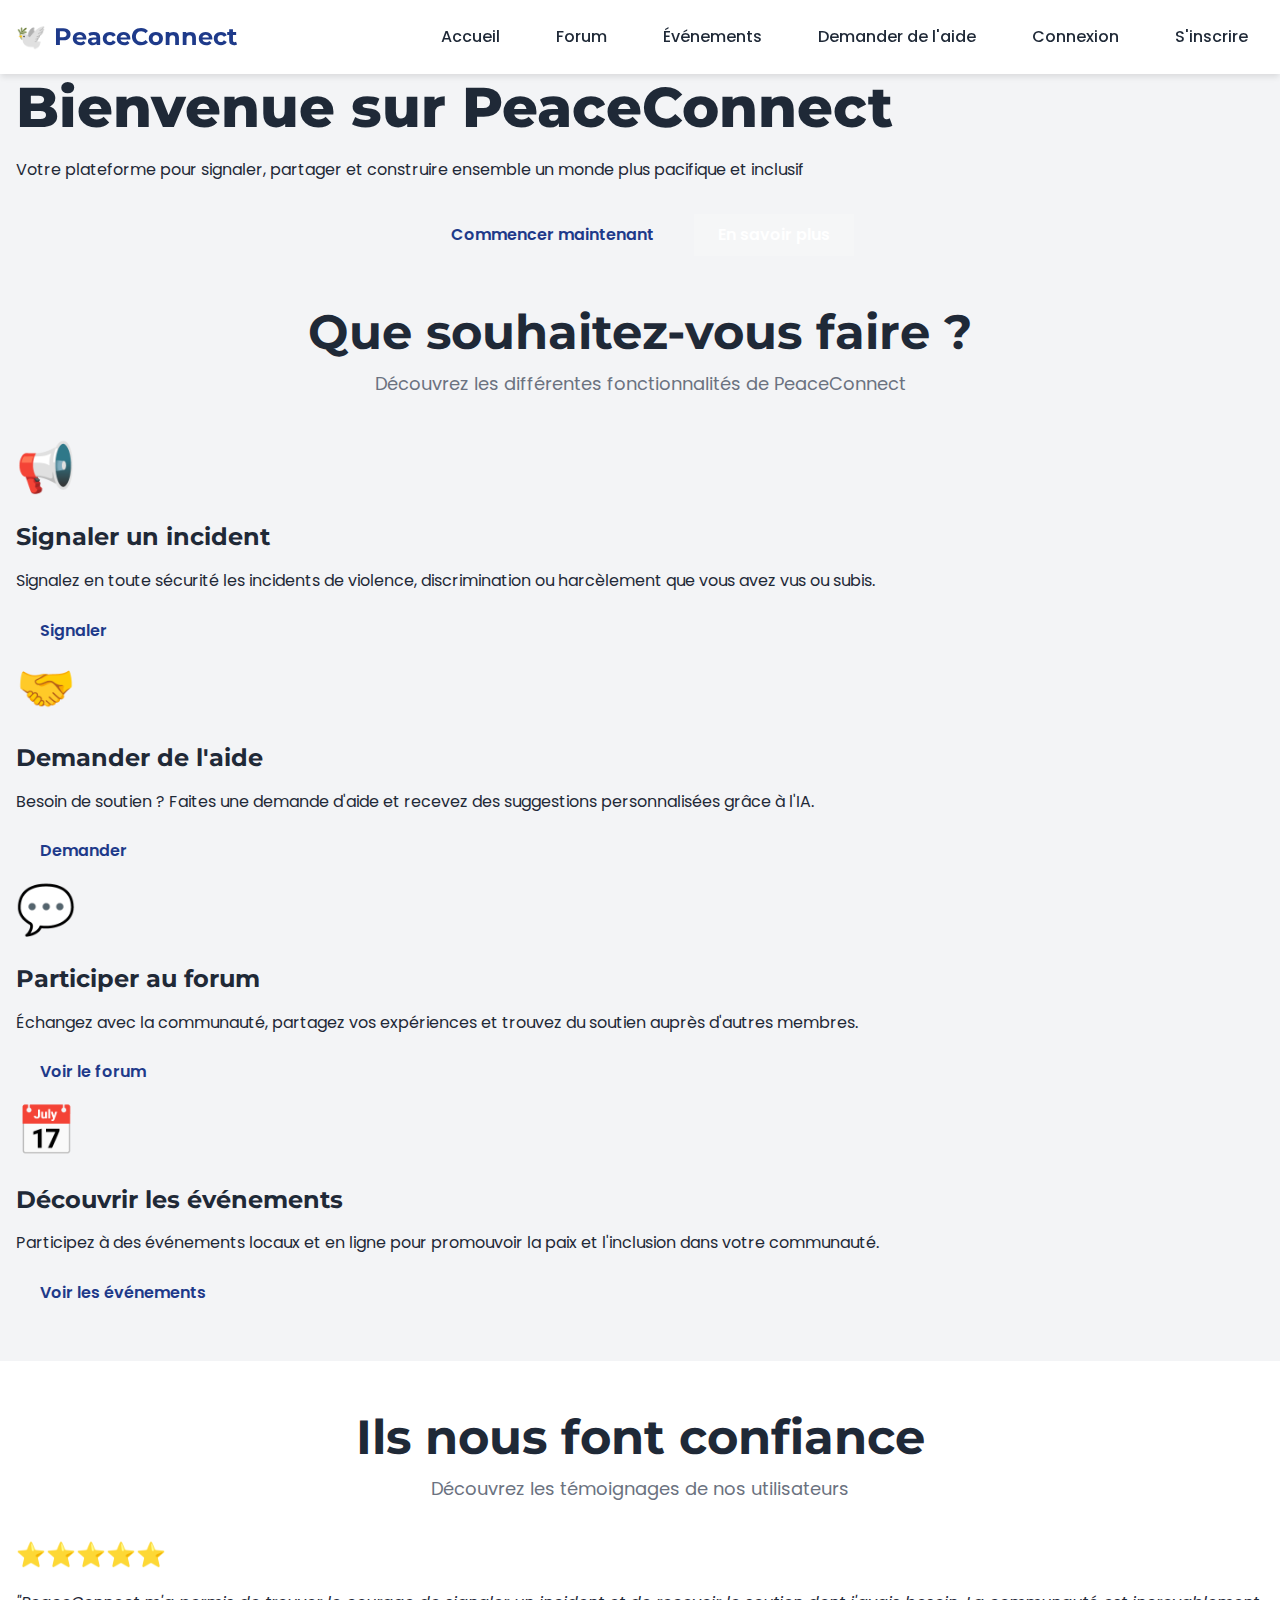
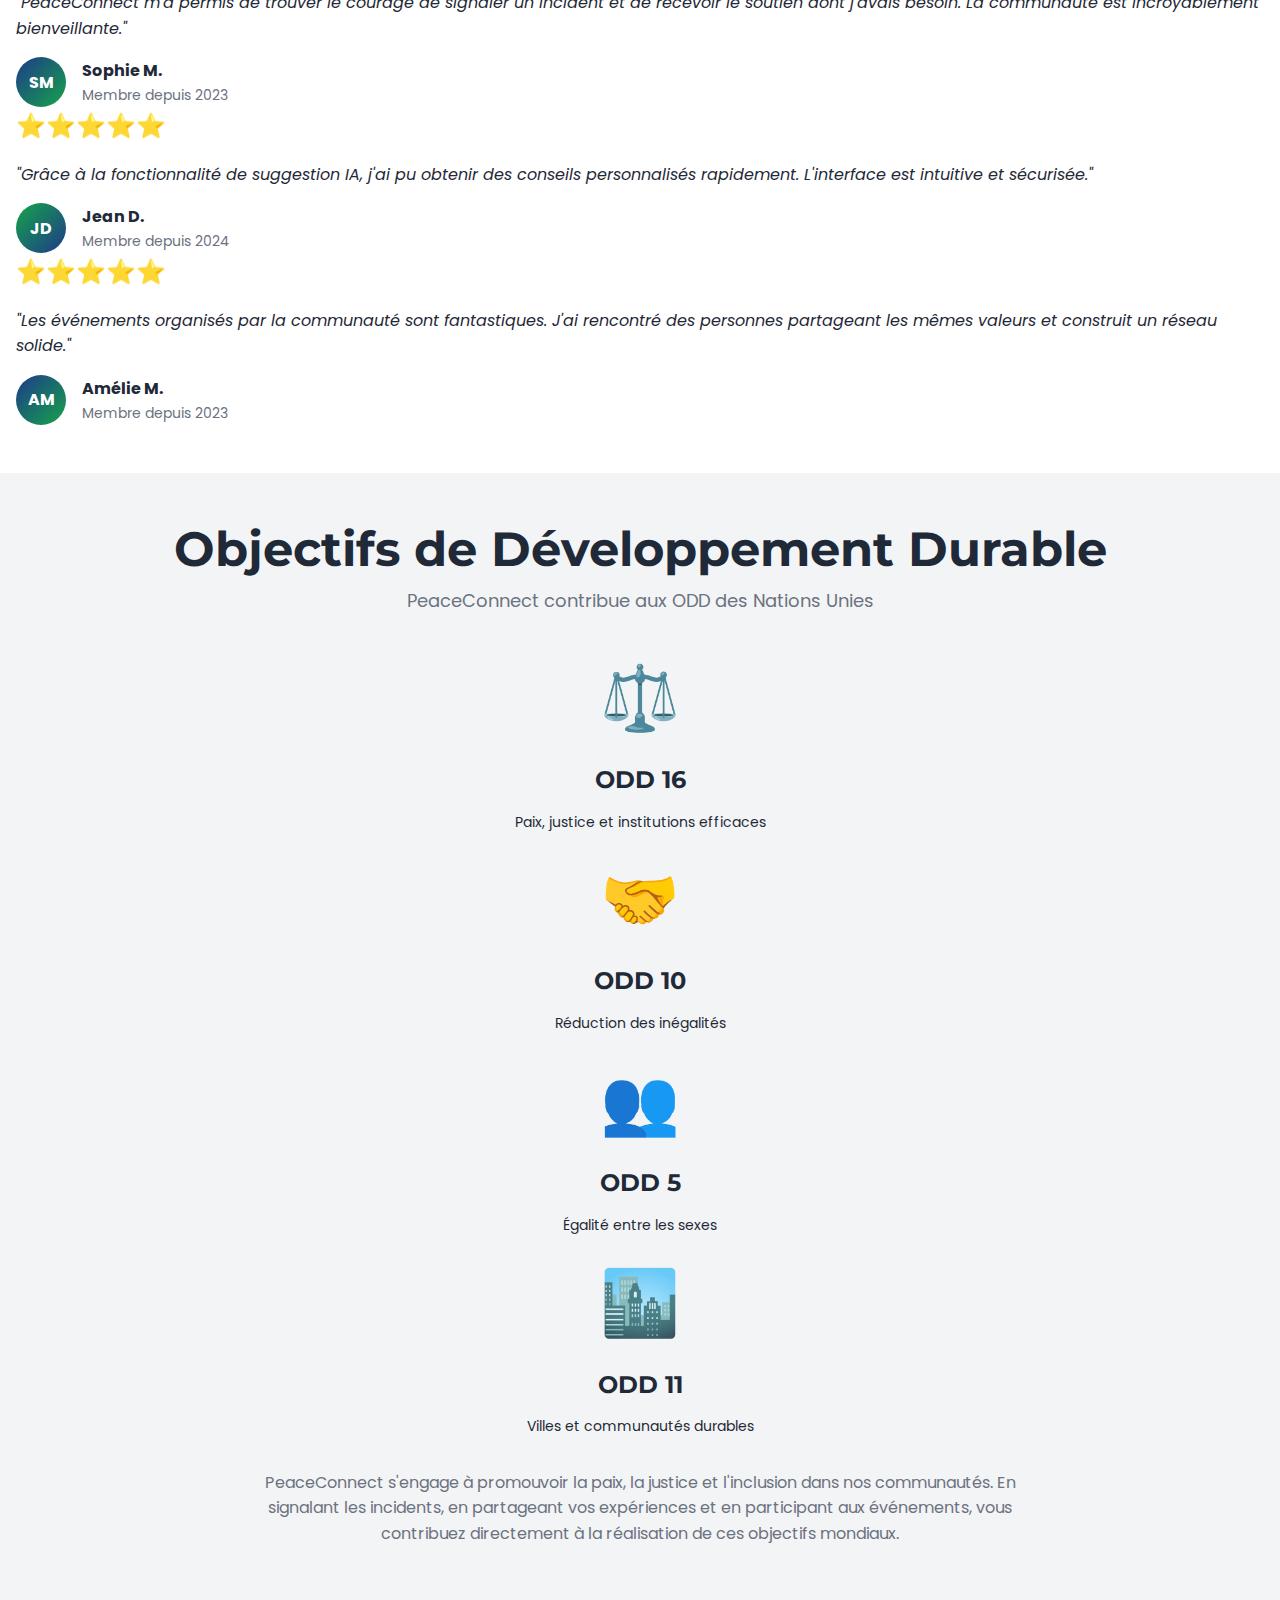
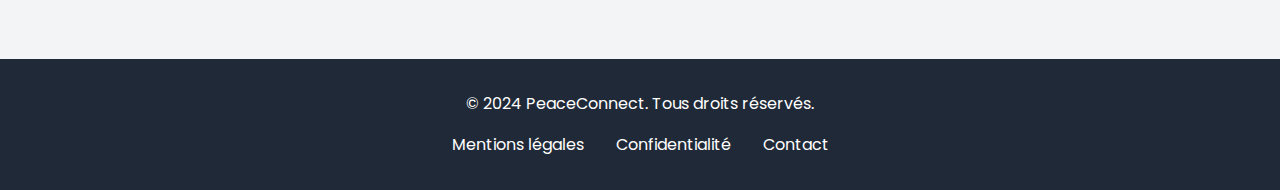
<file: index.html>
<!DOCTYPE HTML PUBLIC "-//W3C//DTD HTML 4.01 Transitional//EN" "http://www.w3.org/TR/html4/loose.dtd">
<html lang="fr">
<head>
    <meta http-equiv="Content-Type" content="text/html; charset=UTF-8">
    <title>Redirection</title>
    <meta http-equiv="refresh" content="0;url=/TasnimCRUD/index.php">
    <meta name="description" content="PeaceConnect, votre plateforme pour signaler, partager et construire ensemble un monde plus pacifique et inclusif.">
    
    <!-- CSS -->
    <link rel="stylesheet" href="/TasnimCRUD/assets/css/main.css">
    <link rel="stylesheet" href="/TasnimCRUD/assets/css/components.css">
    <link rel="stylesheet" href="/TasnimCRUD/assets/css/responsive.css">
</head>
<body>
    <!-- Navigation -->
    <nav class="navbar">
        <div class="container">
            <div class="navbar-content">
                <a href="/TasnimCRUD/index.php" class="navbar-brand">
                    <span>🕊️</span>
                    <span>PeaceConnect</span>
                </a>
                <button class="navbar-toggle" aria-label="Menu">☰</button>
                <ul class="navbar-menu">
                    <li><a href="/TasnimCRUD/index.php" class="active">Accueil</a></li>
                    <li><a href="forum.html">Forum</a></li>
                    <li><a href="events.php">Événements</a></li>
                    <li><a href="help-request.html">Demander de l'aide</a></li>
                    <li><a href="login.html">Connexion</a></li>
                    <li><a href="register.html" class="btn btn-primary btn-sm">S'inscrire</a></li>
                </ul>
            </div>
        </div>
    </nav>

    <!-- Hero Section -->
    <section class="hero">
        <div class="container">
            <h1>Bienvenue sur PeaceConnect</h1>
            <p>Votre plateforme pour signaler, partager et construire ensemble un monde plus pacifique et inclusif</p>
            <div style="display: flex; gap: 1rem; justify-content: center; flex-wrap: wrap; margin-top: 2rem;">
                        <a href="/TasnimCRUD/index.php?controller=frontoffice&action=register" class="btn btn-secondary btn-lg">Commencer maintenant</a>
                <a href="#actions" class="btn btn-outline btn-lg" style="background: rgba(255,255,255,0.2); border-color: white; color: white;">En savoir plus</a>
            </div>
        </div>
    </section>

    <!-- Actions Cards Section -->
    <section id="actions" class="section">
        <div class="container">
            <div class="section-title">
                <h2>Que souhaitez-vous faire ?</h2>
                <p>Découvrez les différentes fonctionnalités de PeaceConnect</p>
            </div>
            <div class="grid grid-4">
                <!-- Carte 1: Signaler -->
                <div class="card fade-in">
                    <div class="card-body">
                        <div style="font-size: 3rem; margin-bottom: 1rem;">📢</div>
                        <h3 class="card-title">Signaler un incident</h3>
                        <p>Signalez en toute sécurité les incidents de violence, discrimination ou harcèlement que vous avez vus ou subis.</p>
                    </div>
                    <div class="card-footer">
                        <a href="/TasnimCRUD/index.php?controller=frontoffice&action=report" class="btn btn-primary">Signaler</a>
                    </div>
                </div>

                <!-- Carte 2: Demander de l'aide -->
                <div class="card fade-in">
                    <div class="card-body">
                        <div style="font-size: 3rem; margin-bottom: 1rem;">🤝</div>
                        <h3 class="card-title">Demander de l'aide</h3>
                        <p>Besoin de soutien ? Faites une demande d'aide et recevez des suggestions personnalisées grâce à l'IA.</p>
                    </div>
                    <div class="card-footer">
                        <a href="/TasnimCRUD/index.php?controller=frontoffice&action=help" class="btn btn-primary">Demander</a>
                    </div>
                </div>

                <!-- Carte 3: Forum -->
                <div class="card fade-in">
                    <div class="card-body">
                        <div style="font-size: 3rem; margin-bottom: 1rem;">💬</div>
                        <h3 class="card-title">Participer au forum</h3>
                        <p>Échangez avec la communauté, partagez vos expériences et trouvez du soutien auprès d'autres membres.</p>
                    </div>
                    <div class="card-footer">
                        <a href="/TasnimCRUD/index.php?controller=frontoffice&action=forum" class="btn btn-primary">Voir le forum</a>
                    </div>
                </div>

                <!-- Carte 4: Événements -->
                <div class="card fade-in">
                    <div class="card-body">
                        <div style="font-size: 3rem; margin-bottom: 1rem;">📅</div>
                        <h3 class="card-title">Découvrir les événements</h3>
                        <p>Participez à des événements locaux et en ligne pour promouvoir la paix et l'inclusion dans votre communauté.</p>
                    </div>
                    <div class="card-footer">
                        <a href="/TasnimCRUD/index.php?controller=event&action=combined" class="btn btn-primary">Voir les événements</a>
                    </div>
                </div>
            </div>
        </div>
    </section>

    <!-- Témoignages Section -->
    <section class="section" style="background-color: var(--color-white);">
        <div class="container">
            <div class="section-title">
                <h2>Ils nous font confiance</h2>
                <p>Découvrez les témoignages de nos utilisateurs</p>
            </div>
            <div class="grid grid-3">
                <!-- Témoignage 1 -->
                <div class="card">
                    <div class="card-body">
                        <div style="color: #fbbf24; font-size: 1.5rem; margin-bottom: 1rem;">⭐⭐⭐⭐⭐</div>
                        <p style="font-style: italic; margin-bottom: 1rem;">"PeaceConnect m'a permis de trouver le courage de signaler un incident et de recevoir le soutien dont j'avais besoin. La communauté est incroyablement bienveillante."</p>
                        <div style="display: flex; align-items: center; gap: 1rem;">
                            <div style="width: 50px; height: 50px; border-radius: 50%; background: linear-gradient(135deg, #1e3a8a, #16a34a); display: flex; align-items: center; justify-content: center; color: white; font-weight: bold;">SM</div>
                            <div>
                                <strong>Sophie M.</strong>
                                <p style="font-size: 0.875rem; color: var(--color-text-light); margin: 0;">Membre depuis 2023</p>
                            </div>
                        </div>
                    </div>
                </div>

                <!-- Témoignage 2 -->
                <div class="card">
                    <div class="card-body">
                        <div style="color: #fbbf24; font-size: 1.5rem; margin-bottom: 1rem;">⭐⭐⭐⭐⭐</div>
                        <p style="font-style: italic; margin-bottom: 1rem;">"Grâce à la fonctionnalité de suggestion IA, j'ai pu obtenir des conseils personnalisés rapidement. L'interface est intuitive et sécurisée."</p>
                        <div style="display: flex; align-items: center; gap: 1rem;">
                            <div style="width: 50px; height: 50px; border-radius: 50%; background: linear-gradient(135deg, #16a34a, #1e3a8a); display: flex; align-items: center; justify-content: center; color: white; font-weight: bold;">JD</div>
                            <div>
                                <strong>Jean D.</strong>
                                <p style="font-size: 0.875rem; color: var(--color-text-light); margin: 0;">Membre depuis 2024</p>
                            </div>
                        </div>
                    </div>
                </div>

                <!-- Témoignage 3 -->
                <div class="card">
                    <div class="card-body">
                        <div style="color: #fbbf24; font-size: 1.5rem; margin-bottom: 1rem;">⭐⭐⭐⭐⭐</div>
                        <p style="font-style: italic; margin-bottom: 1rem;">"Les événements organisés par la communauté sont fantastiques. J'ai rencontré des personnes partageant les mêmes valeurs et construit un réseau solide."</p>
                        <div style="display: flex; align-items: center; gap: 1rem;">
                            <div style="width: 50px; height: 50px; border-radius: 50%; background: linear-gradient(135deg, #1e3a8a, #16a34a); display: flex; align-items: center; justify-content: center; color: white; font-weight: bold;">AM</div>
                            <div>
                                <strong>Amélie M.</strong>
                                <p style="font-size: 0.875rem; color: var(--color-text-light); margin: 0;">Membre depuis 2023</p>
                            </div>
                        </div>
                    </div>
                </div>
            </div>
        </div>
    </section>

    <!-- ODD Section -->
    <section class="section">
        <div class="container">
            <div class="section-title">
                <h2>Objectifs de Développement Durable</h2>
                <p>PeaceConnect contribue aux ODD des Nations Unies</p>
            </div>
            <div class="grid grid-4">
                <!-- ODD 16: Paix, justice et institutions efficaces -->
                <div class="card">
                    <div class="card-body" style="text-align: center;">
                        <div style="font-size: 4rem; margin-bottom: 1rem;">⚖️</div>
                        <h3 class="card-title">ODD 16</h3>
                        <p style="font-size: 0.875rem;">Paix, justice et institutions efficaces</p>
                    </div>
                </div>

                <!-- ODD 10: Réduction des inégalités -->
                <div class="card">
                    <div class="card-body" style="text-align: center;">
                        <div style="font-size: 4rem; margin-bottom: 1rem;">🤝</div>
                        <h3 class="card-title">ODD 10</h3>
                        <p style="font-size: 0.875rem;">Réduction des inégalités</p>
                    </div>
                </div>

                <!-- ODD 5: Égalité entre les sexes -->
                <div class="card">
                    <div class="card-body" style="text-align: center;">
                        <div style="font-size: 4rem; margin-bottom: 1rem;">👥</div>
                        <h3 class="card-title">ODD 5</h3>
                        <p style="font-size: 0.875rem;">Égalité entre les sexes</p>
                    </div>
                </div>

                <!-- ODD 11: Villes et communautés durables -->
                <div class="card">
                    <div class="card-body" style="text-align: center;">
                        <div style="font-size: 4rem; margin-bottom: 1rem;">🏙️</div>
                        <h3 class="card-title">ODD 11</h3>
                        <p style="font-size: 0.875rem;">Villes et communautés durables</p>
                    </div>
                </div>
            </div>
            <div style="text-align: center; margin-top: 2rem;">
                <p style="color: var(--color-text-light); max-width: 800px; margin: 0 auto;">
                    PeaceConnect s'engage à promouvoir la paix, la justice et l'inclusion dans nos communautés. 
                    En signalant les incidents, en partageant vos expériences et en participant aux événements, 
                    vous contribuez directement à la réalisation de ces objectifs mondiaux.
                </p>
            </div>
        </div>
    </section>

    <!-- Footer -->
    <footer style="background-color: var(--color-text); color: white; padding: 2rem 0; margin-top: 4rem;">
        <div class="container">
            <div style="text-align: center;">
                <p style="margin-bottom: 1rem;">&copy; 2024 PeaceConnect. Tous droits réservés.</p>
                <div style="display: flex; justify-content: center; gap: 2rem; flex-wrap: wrap;">
                    <a href="#" style="color: white;">Mentions légales</a>
                    <a href="#" style="color: white;">Confidentialité</a>
                    <a href="#" style="color: white;">Contact</a>
                </div>
            </div>
        </div>
    </footer>

    <!-- JavaScript -->
    <script src="assets/js/utils.js"></script>
    <script src="assets/js/main.js"></script>
</body>
</html>
</file>
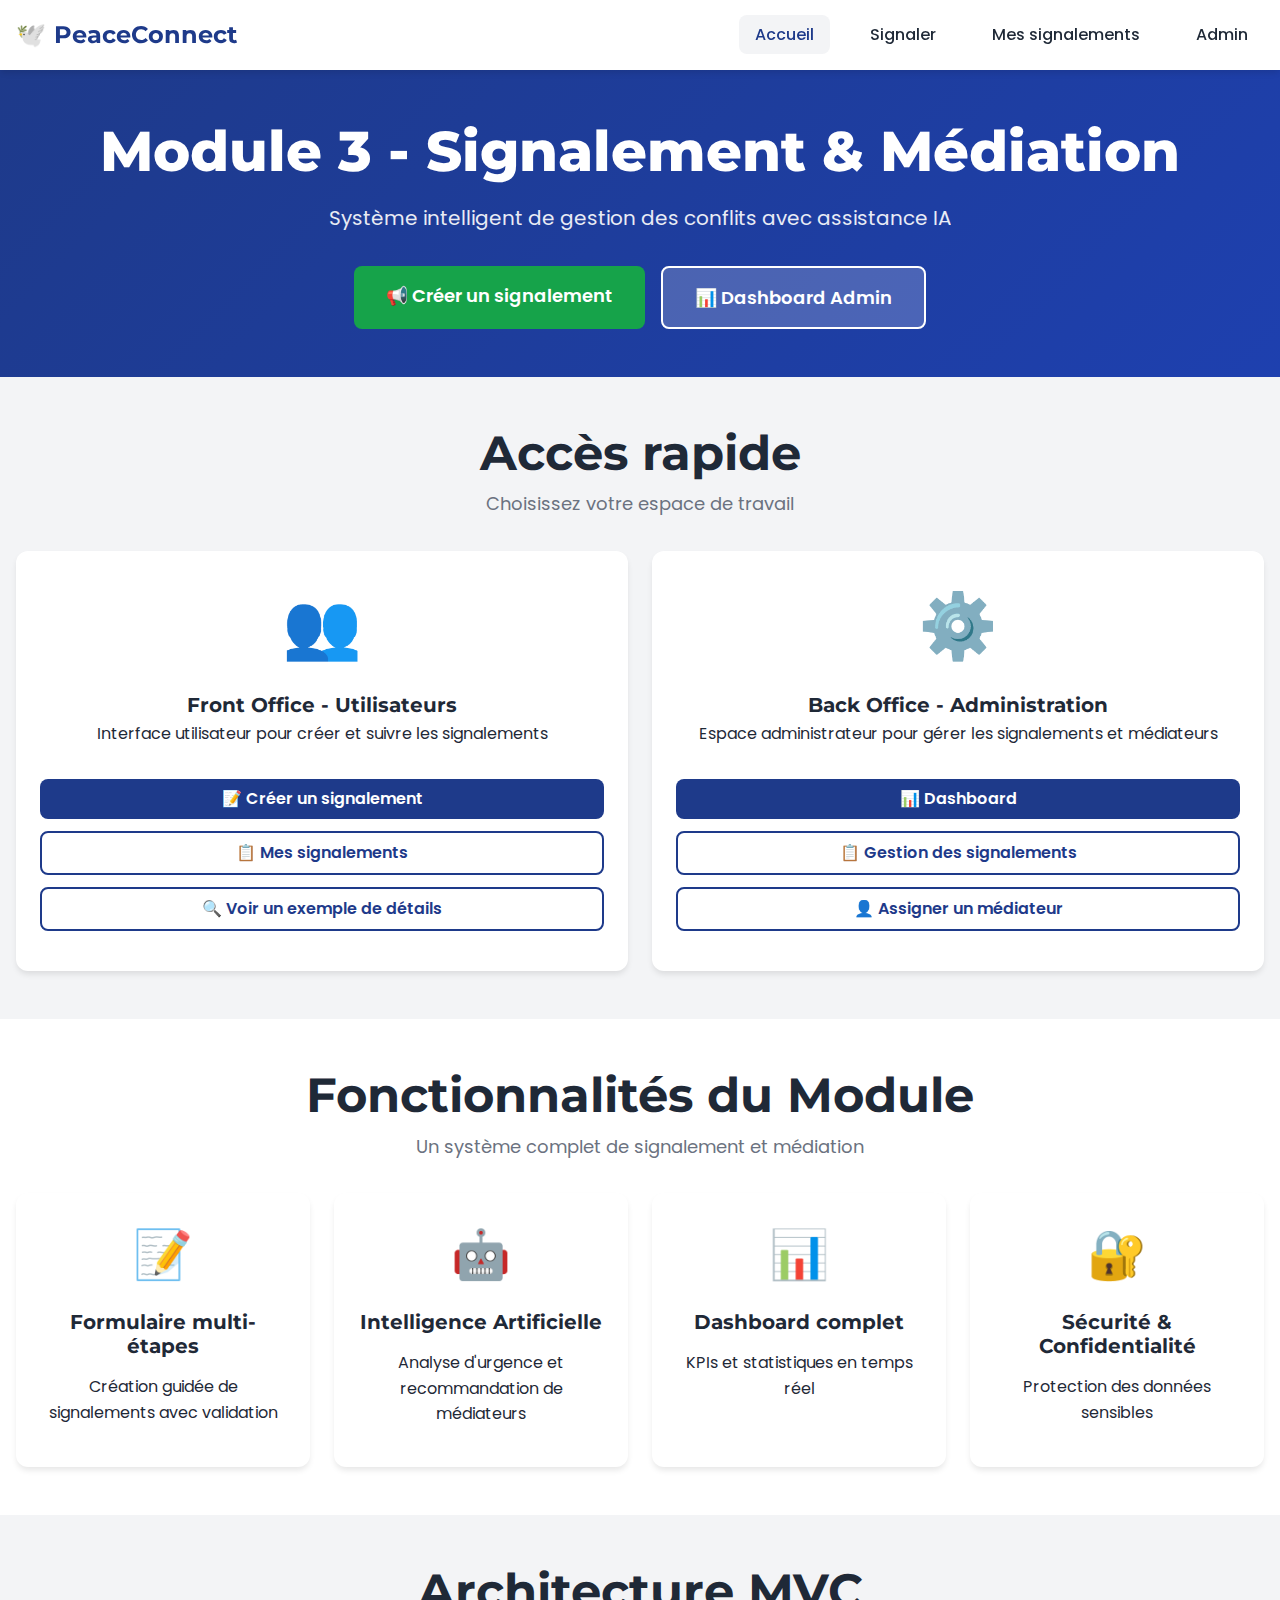
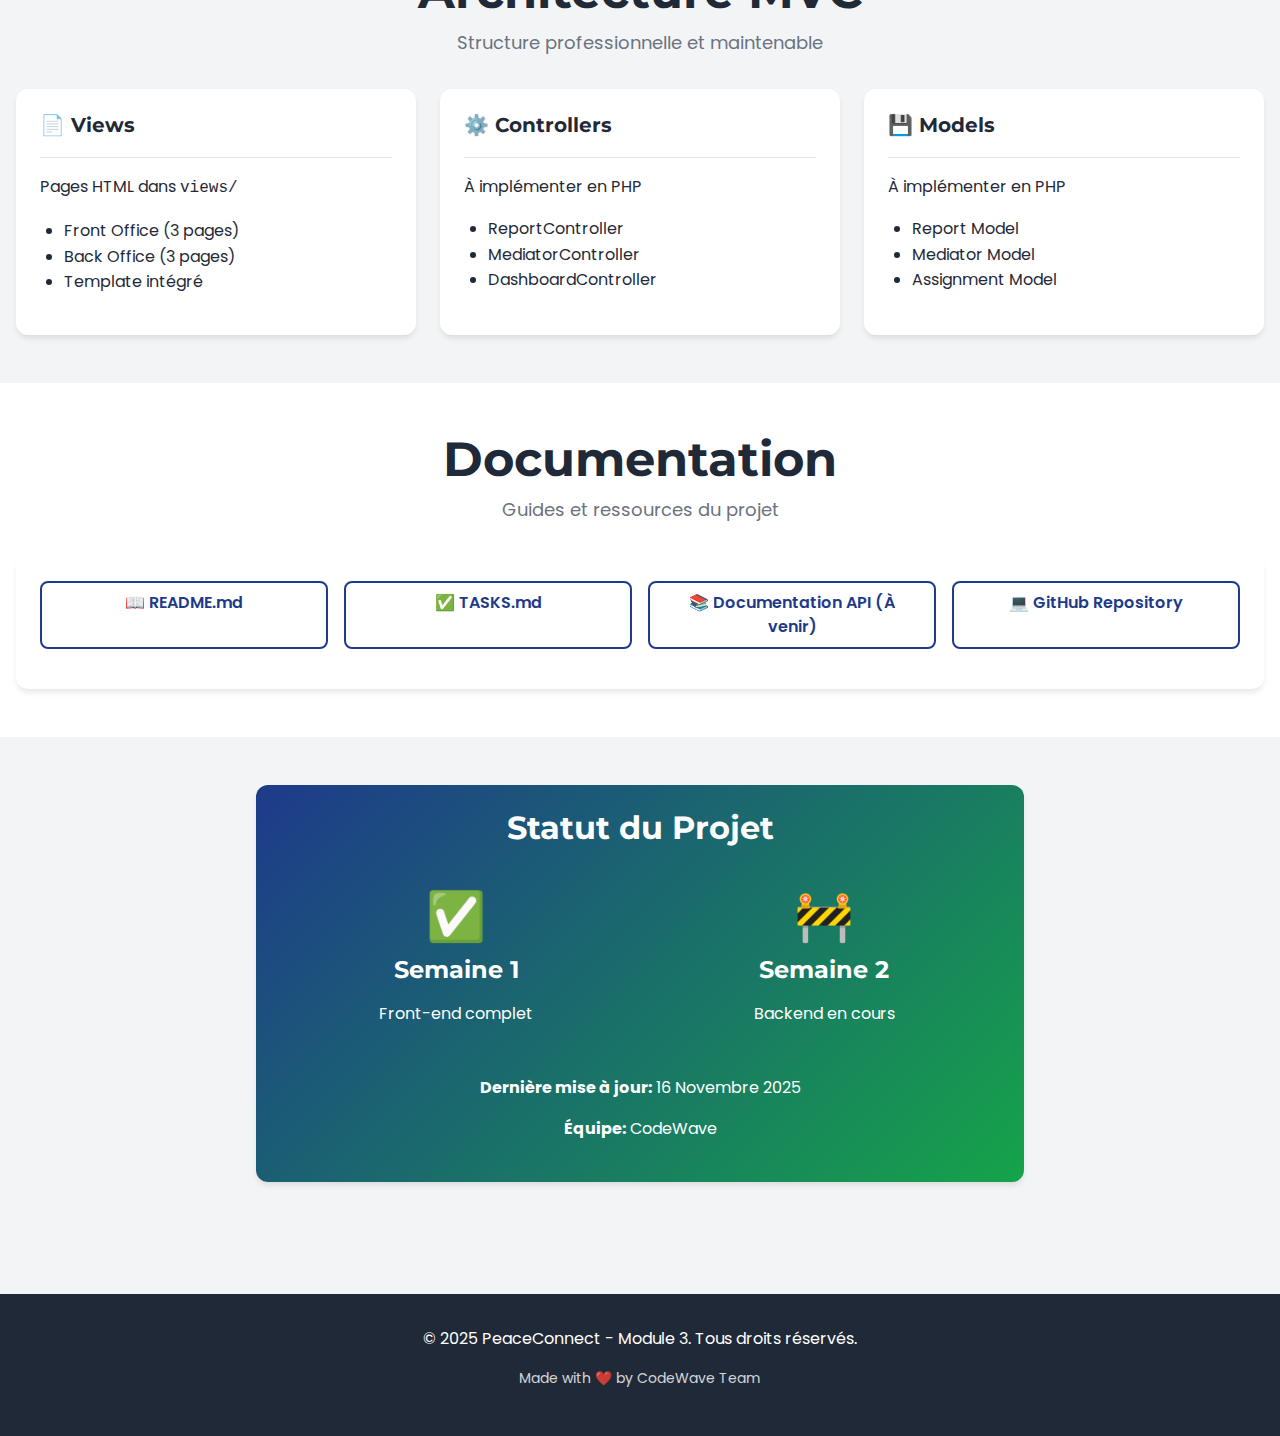
<file: module 3/index.html>
<!DOCTYPE html>
<html lang="fr">
<head>
    <meta charset="UTF-8">
    <meta name="viewport" content="width=device-width, initial-scale=1.0">
    <title>PeaceConnect - Module 3</title>
    <meta name="description" content="Module de signalement et médiation avec IA - PeaceConnect">
    
    <!-- CSS -->
    <link rel="stylesheet" href="assets/css/main.css">
    <link rel="stylesheet" href="assets/css/components.css">
    <link rel="stylesheet" href="assets/css/responsive.css">
    <link rel="stylesheet" href="assets/css/module3.css">
</head>
<body>
    <!-- Navigation -->
    <nav class="navbar">
        <div class="container">
            <div class="navbar-content">
                <a href="index.html" class="navbar-brand">
                    <span>🕊️</span>
                    <span>PeaceConnect</span>
                </a>
                <button class="navbar-toggle" aria-label="Menu">☰</button>
                <ul class="navbar-menu">
                    <li><a href="index.html" class="active">Accueil</a></li>
                    <li><a href="views/front-office/create-report.html">Signaler</a></li>
                    <li><a href="views/front-office/my-reports.html">Mes signalements</a></li>
                    <li><a href="views/back-office/dashboard.html">Admin</a></li>
                </ul>
            </div>
        </div>
    </nav>

    <!-- Hero Section -->
    <section class="hero">
        <div class="container">
            <h1>Module 3 - Signalement & Médiation</h1>
            <p>Système intelligent de gestion des conflits avec assistance IA</p>
            <div style="display: flex; gap: 1rem; justify-content: center; flex-wrap: wrap; margin-top: 2rem;">
                <a href="views/front-office/create-report.html" class="btn btn-secondary btn-lg">📢 Créer un signalement</a>
                <a href="views/back-office/dashboard.html" class="btn btn-outline btn-lg" style="background: rgba(255,255,255,0.2); border-color: white; color: white;">📊 Dashboard Admin</a>
            </div>
        </div>
    </section>

    <!-- Sections principales -->
    <section class="section">
        <div class="container">
            <div class="section-title">
                <h2>Accès rapide</h2>
                <p>Choisissez votre espace de travail</p>
            </div>
            
            <div class="grid grid-2">
                <!-- Front Office -->
                <div class="card">
                    <div class="card-body">
                        <div style="font-size: 4rem; margin-bottom: 1rem; text-align: center;">👥</div>
                        <h3 class="card-title" style="text-align: center;">Front Office - Utilisateurs</h3>
                        <p style="text-align: center; margin-bottom: 2rem;">Interface utilisateur pour créer et suivre les signalements</p>
                        
                        <div style="display: flex; flex-direction: column; gap: 0.75rem;">
                            <a href="views/front-office/create-report.html" class="btn btn-primary btn-block">
                                📝 Créer un signalement
                            </a>
                            <a href="views/front-office/my-reports.html" class="btn btn-outline btn-block">
                                📋 Mes signalements
                            </a>
                            <a href="views/front-office/report-detail.html?id=001" class="btn btn-outline btn-block">
                                🔍 Voir un exemple de détails
                            </a>
                        </div>
                    </div>
                </div>

                <!-- Back Office -->
                <div class="card">
                    <div class="card-body">
                        <div style="font-size: 4rem; margin-bottom: 1rem; text-align: center;">⚙️</div>
                        <h3 class="card-title" style="text-align: center;">Back Office - Administration</h3>
                        <p style="text-align: center; margin-bottom: 2rem;">Espace administrateur pour gérer les signalements et médiateurs</p>
                        
                        <div style="display: flex; flex-direction: column; gap: 0.75rem;">
                            <a href="views/back-office/dashboard.html" class="btn btn-primary btn-block">
                                📊 Dashboard
                            </a>
                            <a href="views/back-office/manage-reports.html" class="btn btn-outline btn-block">
                                📋 Gestion des signalements
                            </a>
                            <a href="views/back-office/assign-mediator.html?id=001" class="btn btn-outline btn-block">
                                👤 Assigner un médiateur
                            </a>
                        </div>
                    </div>
                </div>
            </div>
        </div>
    </section>

    <!-- Fonctionnalités -->
    <section class="section" style="background-color: var(--color-white);">
        <div class="container">
            <div class="section-title">
                <h2>Fonctionnalités du Module</h2>
                <p>Un système complet de signalement et médiation</p>
            </div>
            
            <div class="grid grid-4">
                <div class="card">
                    <div class="card-body" style="text-align: center;">
                        <div style="font-size: 3rem; margin-bottom: 1rem;">📝</div>
                        <h4>Formulaire multi-étapes</h4>
                        <p>Création guidée de signalements avec validation</p>
                    </div>
                </div>

                <div class="card">
                    <div class="card-body" style="text-align: center;">
                        <div style="font-size: 3rem; margin-bottom: 1rem;">🤖</div>
                        <h4>Intelligence Artificielle</h4>
                        <p>Analyse d'urgence et recommandation de médiateurs</p>
                    </div>
                </div>

                <div class="card">
                    <div class="card-body" style="text-align: center;">
                        <div style="font-size: 3rem; margin-bottom: 1rem;">📊</div>
                        <h4>Dashboard complet</h4>
                        <p>KPIs et statistiques en temps réel</p>
                    </div>
                </div>

                <div class="card">
                    <div class="card-body" style="text-align: center;">
                        <div style="font-size: 3rem; margin-bottom: 1rem;">🔐</div>
                        <h4>Sécurité & Confidentialité</h4>
                        <p>Protection des données sensibles</p>
                    </div>
                </div>
            </div>
        </div>
    </section>

    <!-- Architecture MVC -->
    <section class="section">
        <div class="container">
            <div class="section-title">
                <h2>Architecture MVC</h2>
                <p>Structure professionnelle et maintenable</p>
            </div>
            
            <div class="grid grid-3">
                <div class="card">
                    <div class="card-header">
                        <h3 class="card-title">📄 Views</h3>
                    </div>
                    <div class="card-body">
                        <p>Pages HTML dans <code>views/</code></p>
                        <ul style="padding-left: 1.5rem;">
                            <li>Front Office (3 pages)</li>
                            <li>Back Office (3 pages)</li>
                            <li>Template intégré</li>
                        </ul>
                    </div>
                </div>

                <div class="card">
                    <div class="card-header">
                        <h3 class="card-title">⚙️ Controllers</h3>
                    </div>
                    <div class="card-body">
                        <p>À implémenter en PHP</p>
                        <ul style="padding-left: 1.5rem;">
                            <li>ReportController</li>
                            <li>MediatorController</li>
                            <li>DashboardController</li>
                        </ul>
                    </div>
                </div>

                <div class="card">
                    <div class="card-header">
                        <h3 class="card-title">💾 Models</h3>
                    </div>
                    <div class="card-body">
                        <p>À implémenter en PHP</p>
                        <ul style="padding-left: 1.5rem;">
                            <li>Report Model</li>
                            <li>Mediator Model</li>
                            <li>Assignment Model</li>
                        </ul>
                    </div>
                </div>
            </div>
        </div>
    </section>

    <!-- Documentation -->
    <section class="section" style="background-color: var(--color-white);">
        <div class="container">
            <div class="section-title">
                <h2>Documentation</h2>
                <p>Guides et ressources du projet</p>
            </div>
            
            <div class="card">
                <div class="card-body">
                    <div style="display: grid; grid-template-columns: repeat(auto-fit, minmax(250px, 1fr)); gap: 1rem;">
                        <a href="README.md" class="btn btn-outline btn-block">📖 README.md</a>
                        <a href="TASKS.md" class="btn btn-outline btn-block">✅ TASKS.md</a>
                        <a href="#" class="btn btn-outline btn-block" disabled>📚 Documentation API (À venir)</a>
                        <a href="https://github.com" class="btn btn-outline btn-block" target="_blank">💻 GitHub Repository</a>
                    </div>
                </div>
            </div>
        </div>
    </section>

    <!-- Statut du projet -->
    <section class="section">
        <div class="container" style="max-width: 800px;">
            <div class="card" style="background: linear-gradient(135deg, #1e3a8a, #16a34a); color: white;">
                <div class="card-body" style="text-align: center;">
                    <h2 style="color: white; margin-bottom: 1rem;">Statut du Projet</h2>
                    <div style="display: grid; grid-template-columns: repeat(2, 1fr); gap: 1rem; margin-top: 2rem;">
                        <div>
                            <div style="font-size: 3rem;">✅</div>
                            <h3 style="color: white;">Semaine 1</h3>
                            <p>Front-end complet</p>
                        </div>
                        <div>
                            <div style="font-size: 3rem;">🚧</div>
                            <h3 style="color: white;">Semaine 2</h3>
                            <p>Backend en cours</p>
                        </div>
                    </div>
                    <div style="margin-top: 2rem;">
                        <p><strong>Dernière mise à jour:</strong> 16 Novembre 2025</p>
                        <p><strong>Équipe:</strong> CodeWave</p>
                    </div>
                </div>
            </div>
        </div>
    </section>

    <!-- Footer -->
    <footer>
        <div class="container">
            <div style="text-align: center;">
                <p style="margin-bottom: 1rem;">&copy; 2025 PeaceConnect - Module 3. Tous droits réservés.</p>
                <p style="font-size: 0.875rem; opacity: 0.8;">Made with ❤️ by CodeWave Team</p>
            </div>
        </div>
    </footer>

    <!-- JavaScript -->
    <script src="assets/js/utils.js"></script>
    <script src="assets/js/main.js"></script>
</body>
</html>
</file>
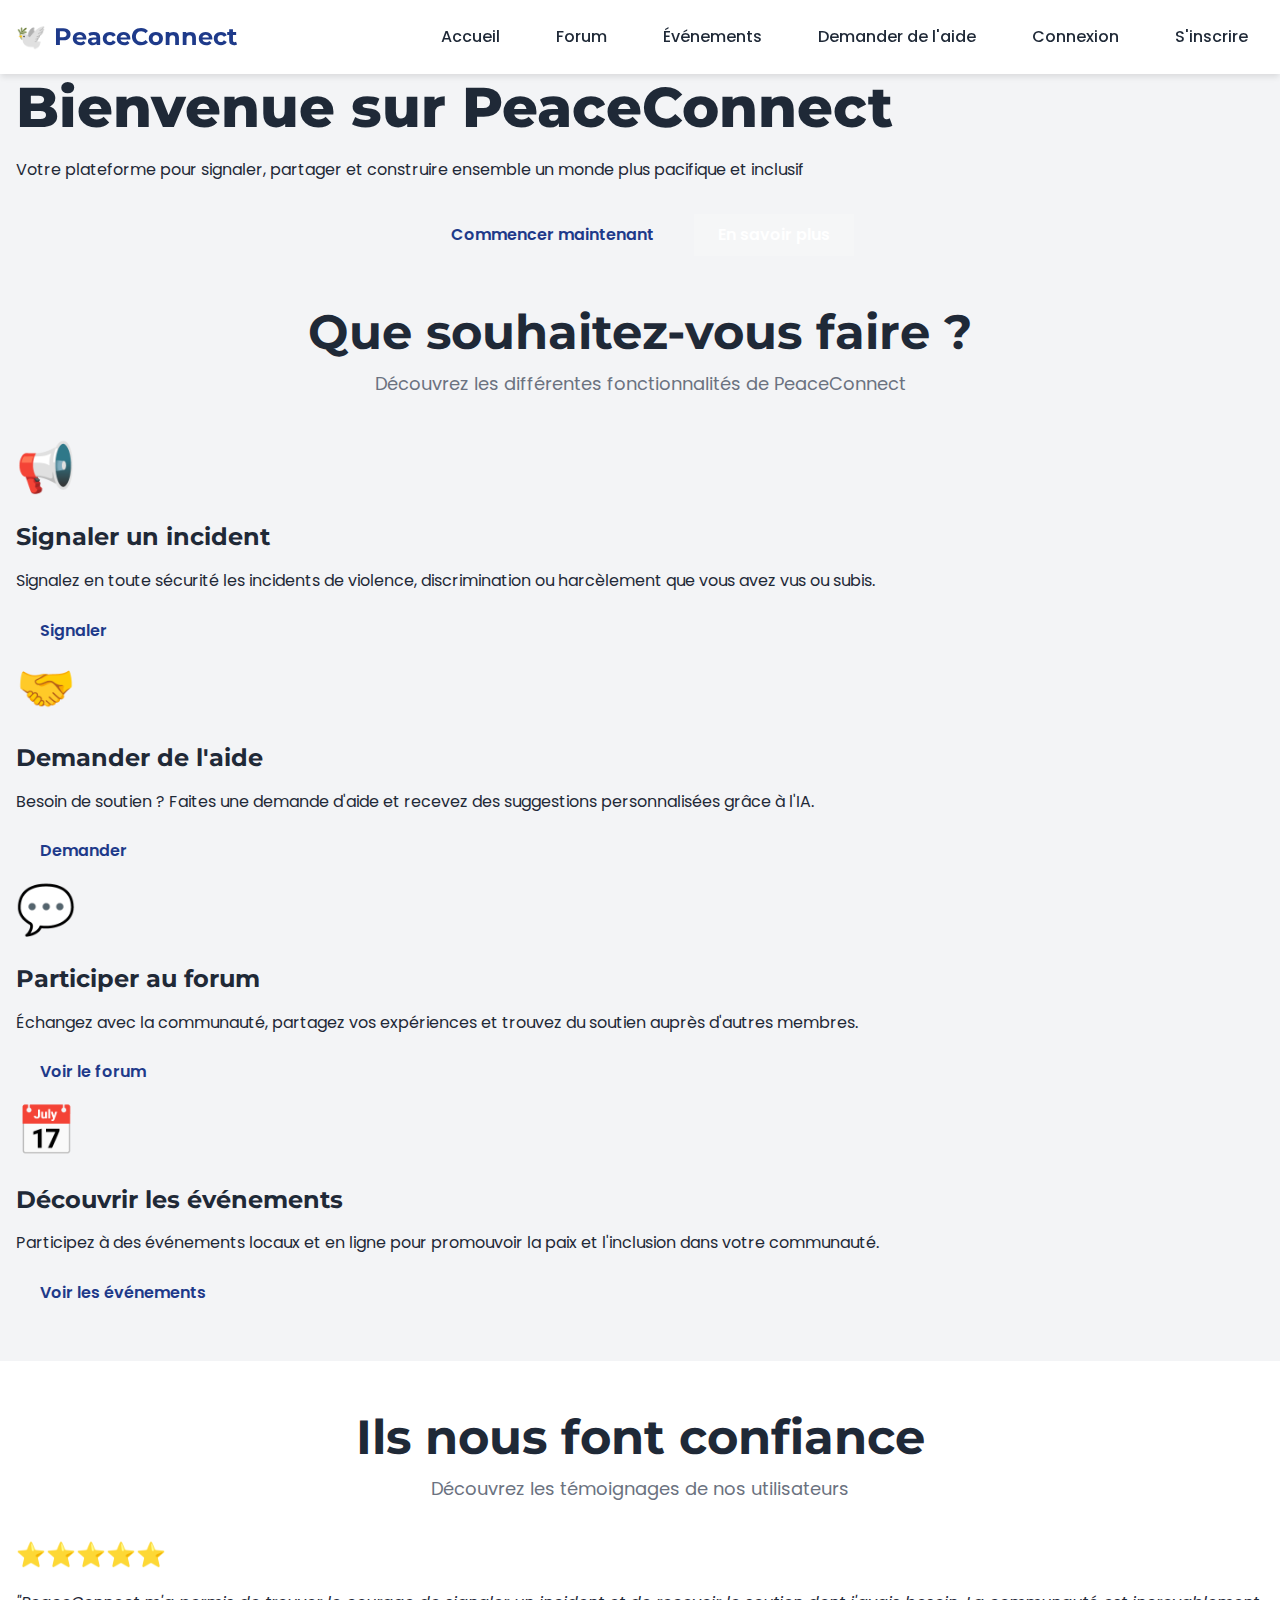
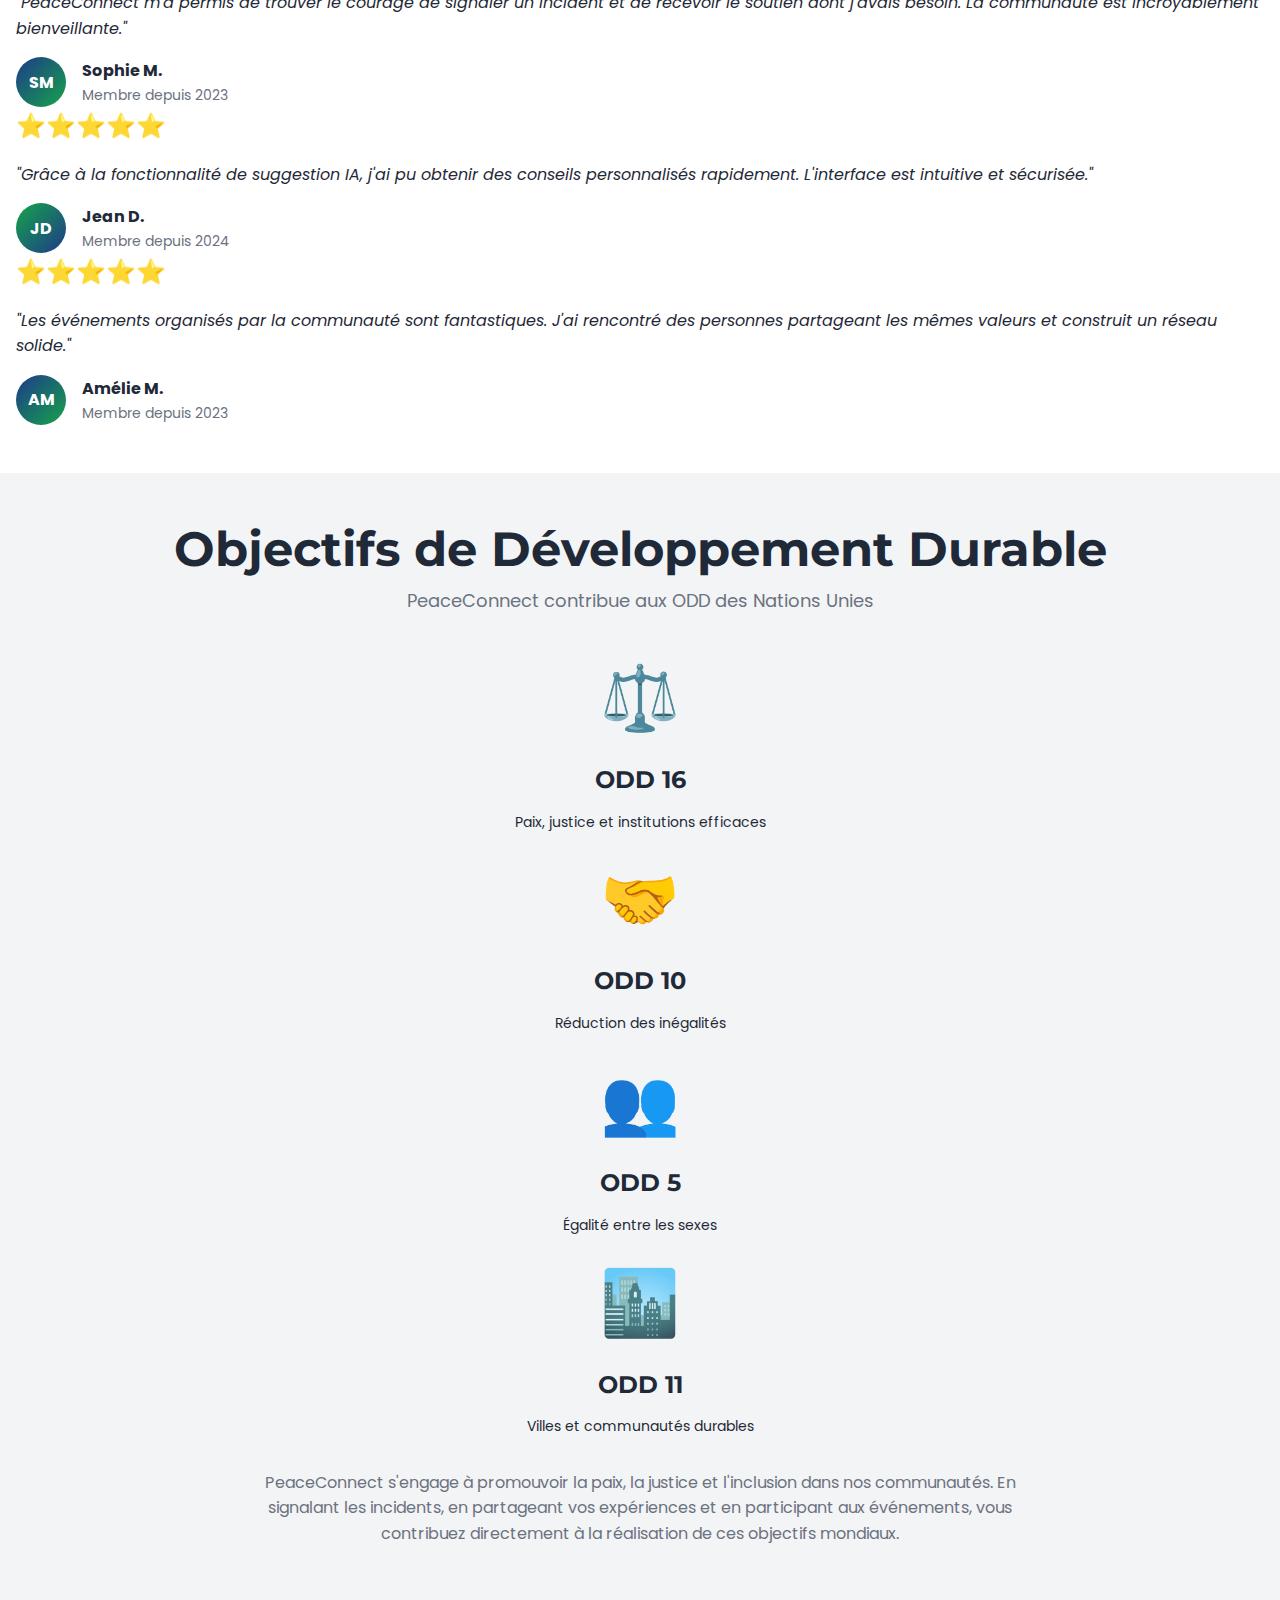
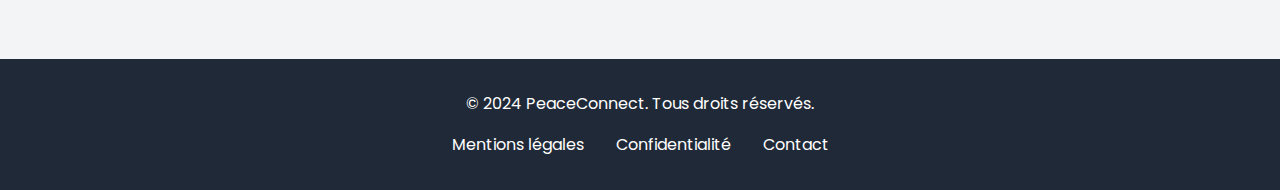
<file: TasnimCRUD/index.html>
<!DOCTYPE HTML PUBLIC "-//W3C//DTD HTML 4.01 Transitional//EN" "http://www.w3.org/TR/html4/loose.dtd">
<html lang="fr">
<head>
    <meta http-equiv="Content-Type" content="text/html; charset=UTF-8">
    <title>Redirection</title>
    <meta http-equiv="refresh" content="0;url=/TasnimCRUD/index.php">
    <meta name="description" content="PeaceConnect, votre plateforme pour signaler, partager et construire ensemble un monde plus pacifique et inclusif.">
    
    <!-- CSS -->
    <link rel="stylesheet" href="/TasnimCRUD/assets/css/main.css">
    <link rel="stylesheet" href="/TasnimCRUD/assets/css/components.css">
    <link rel="stylesheet" href="/TasnimCRUD/assets/css/responsive.css">
</head>
<body>
    <!-- Navigation -->
    <nav class="navbar">
        <div class="container">
            <div class="navbar-content">
                <a href="/TasnimCRUD/index.php" class="navbar-brand">
                    <span>🕊️</span>
                    <span>PeaceConnect</span>
                </a>
                <button class="navbar-toggle" aria-label="Menu">☰</button>
                <ul class="navbar-menu">
                    <li><a href="/TasnimCRUD/index.php" class="active">Accueil</a></li>
                    <li><a href="forum.html">Forum</a></li>
                    <li><a href="events.php">Événements</a></li>
                    <li><a href="help-request.html">Demander de l'aide</a></li>
                    <li><a href="login.html">Connexion</a></li>
                    <li><a href="register.html" class="btn btn-primary btn-sm">S'inscrire</a></li>
                </ul>
            </div>
        </div>
    </nav>

    <!-- Hero Section -->
    <section class="hero">
        <div class="container">
            <h1>Bienvenue sur PeaceConnect</h1>
            <p>Votre plateforme pour signaler, partager et construire ensemble un monde plus pacifique et inclusif</p>
            <div style="display: flex; gap: 1rem; justify-content: center; flex-wrap: wrap; margin-top: 2rem;">
                        <a href="/TasnimCRUD/index.php?controller=frontoffice&action=register" class="btn btn-secondary btn-lg">Commencer maintenant</a>
                <a href="#actions" class="btn btn-outline btn-lg" style="background: rgba(255,255,255,0.2); border-color: white; color: white;">En savoir plus</a>
            </div>
        </div>
    </section>

    <!-- Actions Cards Section -->
    <section id="actions" class="section">
        <div class="container">
            <div class="section-title">
                <h2>Que souhaitez-vous faire ?</h2>
                <p>Découvrez les différentes fonctionnalités de PeaceConnect</p>
            </div>
            <div class="grid grid-4">
                <!-- Carte 1: Signaler -->
                <div class="card fade-in">
                    <div class="card-body">
                        <div style="font-size: 3rem; margin-bottom: 1rem;">📢</div>
                        <h3 class="card-title">Signaler un incident</h3>
                        <p>Signalez en toute sécurité les incidents de violence, discrimination ou harcèlement que vous avez vus ou subis.</p>
                    </div>
                    <div class="card-footer">
                        <a href="/TasnimCRUD/index.php?controller=frontoffice&action=report" class="btn btn-primary">Signaler</a>
                    </div>
                </div>

                <!-- Carte 2: Demander de l'aide -->
                <div class="card fade-in">
                    <div class="card-body">
                        <div style="font-size: 3rem; margin-bottom: 1rem;">🤝</div>
                        <h3 class="card-title">Demander de l'aide</h3>
                        <p>Besoin de soutien ? Faites une demande d'aide et recevez des suggestions personnalisées grâce à l'IA.</p>
                    </div>
                    <div class="card-footer">
                        <a href="/TasnimCRUD/index.php?controller=frontoffice&action=help" class="btn btn-primary">Demander</a>
                    </div>
                </div>

                <!-- Carte 3: Forum -->
                <div class="card fade-in">
                    <div class="card-body">
                        <div style="font-size: 3rem; margin-bottom: 1rem;">💬</div>
                        <h3 class="card-title">Participer au forum</h3>
                        <p>Échangez avec la communauté, partagez vos expériences et trouvez du soutien auprès d'autres membres.</p>
                    </div>
                    <div class="card-footer">
                        <a href="/TasnimCRUD/index.php?controller=frontoffice&action=forum" class="btn btn-primary">Voir le forum</a>
                    </div>
                </div>

                <!-- Carte 4: Événements -->
                <div class="card fade-in">
                    <div class="card-body">
                        <div style="font-size: 3rem; margin-bottom: 1rem;">📅</div>
                        <h3 class="card-title">Découvrir les événements</h3>
                        <p>Participez à des événements locaux et en ligne pour promouvoir la paix et l'inclusion dans votre communauté.</p>
                    </div>
                    <div class="card-footer">
                        <a href="/TasnimCRUD/index.php?controller=event&action=combined" class="btn btn-primary">Voir les événements</a>
                    </div>
                </div>
            </div>
        </div>
    </section>

    <!-- Témoignages Section -->
    <section class="section" style="background-color: var(--color-white);">
        <div class="container">
            <div class="section-title">
                <h2>Ils nous font confiance</h2>
                <p>Découvrez les témoignages de nos utilisateurs</p>
            </div>
            <div class="grid grid-3">
                <!-- Témoignage 1 -->
                <div class="card">
                    <div class="card-body">
                        <div style="color: #fbbf24; font-size: 1.5rem; margin-bottom: 1rem;">⭐⭐⭐⭐⭐</div>
                        <p style="font-style: italic; margin-bottom: 1rem;">"PeaceConnect m'a permis de trouver le courage de signaler un incident et de recevoir le soutien dont j'avais besoin. La communauté est incroyablement bienveillante."</p>
                        <div style="display: flex; align-items: center; gap: 1rem;">
                            <div style="width: 50px; height: 50px; border-radius: 50%; background: linear-gradient(135deg, #1e3a8a, #16a34a); display: flex; align-items: center; justify-content: center; color: white; font-weight: bold;">SM</div>
                            <div>
                                <strong>Sophie M.</strong>
                                <p style="font-size: 0.875rem; color: var(--color-text-light); margin: 0;">Membre depuis 2023</p>
                            </div>
                        </div>
                    </div>
                </div>

                <!-- Témoignage 2 -->
                <div class="card">
                    <div class="card-body">
                        <div style="color: #fbbf24; font-size: 1.5rem; margin-bottom: 1rem;">⭐⭐⭐⭐⭐</div>
                        <p style="font-style: italic; margin-bottom: 1rem;">"Grâce à la fonctionnalité de suggestion IA, j'ai pu obtenir des conseils personnalisés rapidement. L'interface est intuitive et sécurisée."</p>
                        <div style="display: flex; align-items: center; gap: 1rem;">
                            <div style="width: 50px; height: 50px; border-radius: 50%; background: linear-gradient(135deg, #16a34a, #1e3a8a); display: flex; align-items: center; justify-content: center; color: white; font-weight: bold;">JD</div>
                            <div>
                                <strong>Jean D.</strong>
                                <p style="font-size: 0.875rem; color: var(--color-text-light); margin: 0;">Membre depuis 2024</p>
                            </div>
                        </div>
                    </div>
                </div>

                <!-- Témoignage 3 -->
                <div class="card">
                    <div class="card-body">
                        <div style="color: #fbbf24; font-size: 1.5rem; margin-bottom: 1rem;">⭐⭐⭐⭐⭐</div>
                        <p style="font-style: italic; margin-bottom: 1rem;">"Les événements organisés par la communauté sont fantastiques. J'ai rencontré des personnes partageant les mêmes valeurs et construit un réseau solide."</p>
                        <div style="display: flex; align-items: center; gap: 1rem;">
                            <div style="width: 50px; height: 50px; border-radius: 50%; background: linear-gradient(135deg, #1e3a8a, #16a34a); display: flex; align-items: center; justify-content: center; color: white; font-weight: bold;">AM</div>
                            <div>
                                <strong>Amélie M.</strong>
                                <p style="font-size: 0.875rem; color: var(--color-text-light); margin: 0;">Membre depuis 2023</p>
                            </div>
                        </div>
                    </div>
                </div>
            </div>
        </div>
    </section>

    <!-- ODD Section -->
    <section class="section">
        <div class="container">
            <div class="section-title">
                <h2>Objectifs de Développement Durable</h2>
                <p>PeaceConnect contribue aux ODD des Nations Unies</p>
            </div>
            <div class="grid grid-4">
                <!-- ODD 16: Paix, justice et institutions efficaces -->
                <div class="card">
                    <div class="card-body" style="text-align: center;">
                        <div style="font-size: 4rem; margin-bottom: 1rem;">⚖️</div>
                        <h3 class="card-title">ODD 16</h3>
                        <p style="font-size: 0.875rem;">Paix, justice et institutions efficaces</p>
                    </div>
                </div>

                <!-- ODD 10: Réduction des inégalités -->
                <div class="card">
                    <div class="card-body" style="text-align: center;">
                        <div style="font-size: 4rem; margin-bottom: 1rem;">🤝</div>
                        <h3 class="card-title">ODD 10</h3>
                        <p style="font-size: 0.875rem;">Réduction des inégalités</p>
                    </div>
                </div>

                <!-- ODD 5: Égalité entre les sexes -->
                <div class="card">
                    <div class="card-body" style="text-align: center;">
                        <div style="font-size: 4rem; margin-bottom: 1rem;">👥</div>
                        <h3 class="card-title">ODD 5</h3>
                        <p style="font-size: 0.875rem;">Égalité entre les sexes</p>
                    </div>
                </div>

                <!-- ODD 11: Villes et communautés durables -->
                <div class="card">
                    <div class="card-body" style="text-align: center;">
                        <div style="font-size: 4rem; margin-bottom: 1rem;">🏙️</div>
                        <h3 class="card-title">ODD 11</h3>
                        <p style="font-size: 0.875rem;">Villes et communautés durables</p>
                    </div>
                </div>
            </div>
            <div style="text-align: center; margin-top: 2rem;">
                <p style="color: var(--color-text-light); max-width: 800px; margin: 0 auto;">
                    PeaceConnect s'engage à promouvoir la paix, la justice et l'inclusion dans nos communautés. 
                    En signalant les incidents, en partageant vos expériences et en participant aux événements, 
                    vous contribuez directement à la réalisation de ces objectifs mondiaux.
                </p>
            </div>
        </div>
    </section>

    <!-- Footer -->
    <footer style="background-color: var(--color-text); color: white; padding: 2rem 0; margin-top: 4rem;">
        <div class="container">
            <div style="text-align: center;">
                <p style="margin-bottom: 1rem;">&copy; 2024 PeaceConnect. Tous droits réservés.</p>
                <div style="display: flex; justify-content: center; gap: 2rem; flex-wrap: wrap;">
                    <a href="#" style="color: white;">Mentions légales</a>
                    <a href="#" style="color: white;">Confidentialité</a>
                    <a href="#" style="color: white;">Contact</a>
                </div>
            </div>
        </div>
    </footer>

    <!-- JavaScript -->
    <script src="assets/js/utils.js"></script>
    <script src="assets/js/main.js"></script>
</body>
</html>
</file>
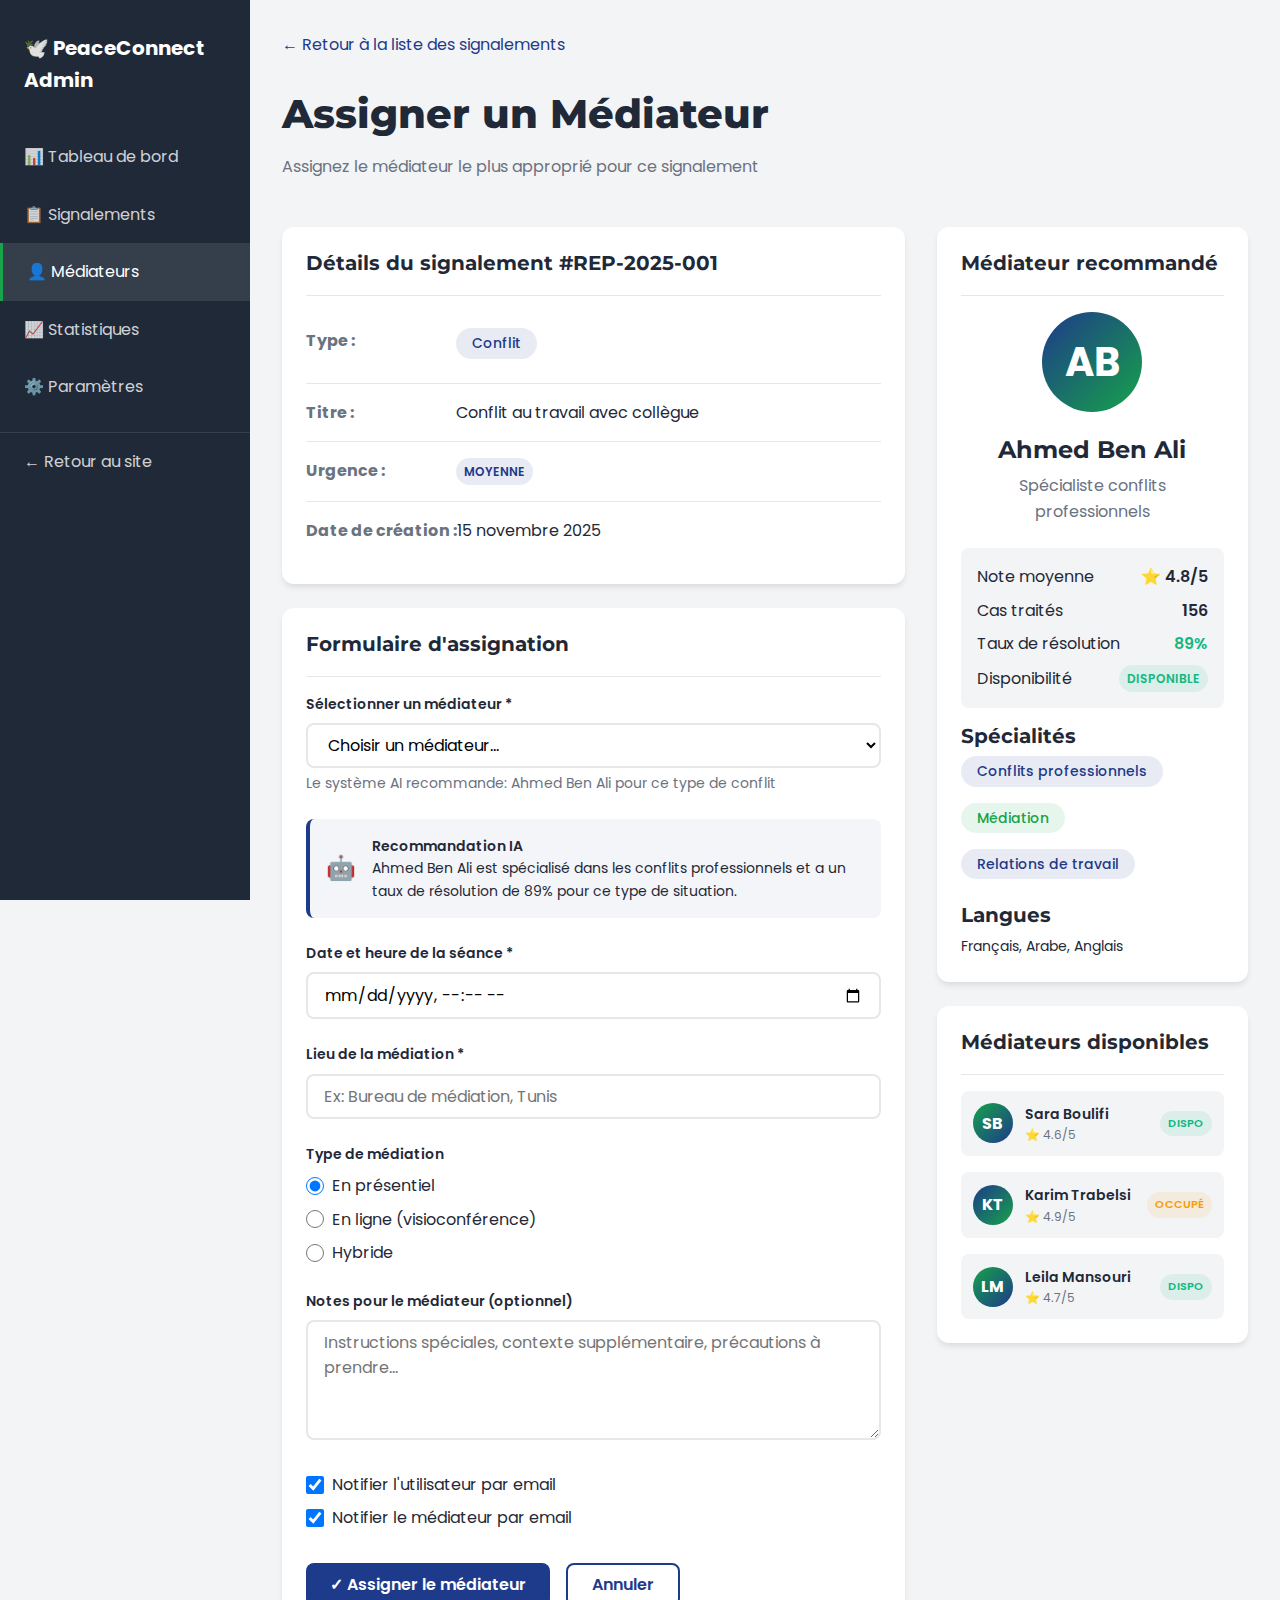
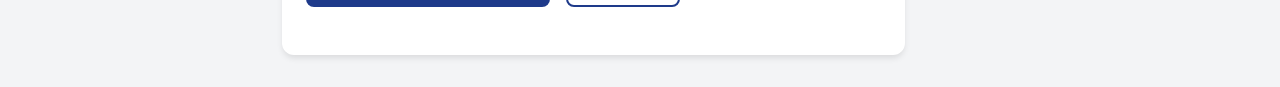
<file: module 3/views/back-office/assign-mediator.html>
<!DOCTYPE html>
<html lang="fr">
<head>
    <meta charset="UTF-8">
    <meta name="viewport" content="width=device-width, initial-scale=1.0">
    <title>Assigner un Médiateur - PeaceConnect Admin Module 3</title>
    
    <!-- CSS -->
    <link rel="stylesheet" href="../../assets/css/main.css">
    <link rel="stylesheet" href="../../assets/css/components.css">
    <link rel="stylesheet" href="../../assets/css/responsive.css">
    <link rel="stylesheet" href="../../assets/css/module3.css">
</head>
<body>
    <div class="admin-layout">
        <!-- Sidebar -->
        <aside class="sidebar">
            <div class="sidebar-brand">
                🕊️ PeaceConnect Admin
            </div>
            <ul class="sidebar-menu">
                <li><a href="dashboard.html">📊 Tableau de bord</a></li>
                <li><a href="manage-reports.html">📋 Signalements</a></li>
                <li><a href="assign-mediator.html" class="active">👤 Médiateurs</a></li>
                <li><a href="#">📈 Statistiques</a></li>
                <li><a href="#">⚙️ Paramètres</a></li>
                <li><a href="../../index.html" style="border-top: 1px solid rgba(255,255,255,0.1); margin-top: 1rem; padding-top: 1rem;">← Retour au site</a></li>
            </ul>
        </aside>

        <!-- Contenu principal -->
        <main class="admin-main">
            <div style="margin-bottom: 2rem;">
                <a href="manage-reports.html" style="display: inline-flex; align-items: center; gap: 0.5rem; color: var(--color-primary);">
                    ← Retour à la liste des signalements
                </a>
            </div>

            <div class="admin-header">
                <div>
                    <h1>Assigner un Médiateur</h1>
                    <p style="color: var(--color-text-light);">Assignez le médiateur le plus approprié pour ce signalement</p>
                </div>
            </div>

            <div style="display: grid; grid-template-columns: 2fr 1fr; gap: 2rem;">
                <!-- Formulaire d'assignation -->
                <div>
                    <div class="card">
                        <div class="card-header">
                            <h2 class="card-title">Détails du signalement #<span id="reportId">REP-2025-001</span></h2>
                        </div>
                        
                        <div class="detail-row">
                            <strong>Type :</strong>
                            <span><span class="tag tag-primary">Conflit</span></span>
                        </div>
                        <div class="detail-row">
                            <strong>Titre :</strong>
                            <span>Conflit au travail avec collègue</span>
                        </div>
                        <div class="detail-row">
                            <strong>Urgence :</strong>
                            <span><span class="badge badge-info">Moyenne</span></span>
                        </div>
                        <div class="detail-row">
                            <strong>Date de création :</strong>
                            <span>15 novembre 2025</span>
                        </div>
                    </div>

                    <div class="card" style="margin-top: 1.5rem;">
                        <div class="card-header">
                            <h2 class="card-title">Formulaire d'assignation</h2>
                        </div>
                        
                        <form id="assignForm" class="form" data-validate>
                            <div class="form-group">
                                <label for="mediator" class="form-label">Sélectionner un médiateur *</label>
                                <select id="mediator" name="mediator_id" class="form-control">
                                    <option value="">Choisir un médiateur...</option>
                                    <option value="1">Ahmed Ben Ali - Conflits professionnels (⭐ 4.8/5)</option>
                                    <option value="2">Sara Boulifi - Médiation générale (⭐ 4.6/5)</option>
                                    <option value="3">Karim Trabelsi - Violence et agressions (⭐ 4.9/5)</option>
                                    <option value="4">Leila Mansouri - Discrimination (⭐ 4.7/5)</option>
                                    <option value="5">Mohamed Salah - Harcèlement (⭐ 4.5/5)</option>
                                </select>
                                <span class="form-error"></span>
                                <span class="form-help">Le système AI recommande: Ahmed Ben Ali pour ce type de conflit</span>
                            </div>

                            <div class="info-box">
                                <span class="icon">🤖</span>
                                <div>
                                    <p style="margin: 0; font-weight: 600;">Recommandation IA</p>
                                    <p style="margin: 0;">Ahmed Ben Ali est spécialisé dans les conflits professionnels et a un taux de résolution de 89% pour ce type de situation.</p>
                                </div>
                            </div>

                            <div class="form-group">
                                <label for="mediationDate" class="form-label">Date et heure de la séance *</label>
                                <input type="datetime-local" id="mediationDate" name="mediation_date" class="form-control">
                                <span class="form-error"></span>
                            </div>

                            <div class="form-group">
                                <label for="location" class="form-label">Lieu de la médiation *</label>
                                <input type="text" id="location" name="location" class="form-control"
                                       placeholder="Ex: Bureau de médiation, Tunis">
                                <span class="form-error"></span>
                            </div>

                            <div class="form-group">
                                <label class="form-label">Type de médiation</label>
                                <div class="form-check">
                                    <input type="radio" id="typeInPerson" name="mediationType" value="in-person" checked>
                                    <label for="typeInPerson" class="form-check-label">En présentiel</label>
                                </div>
                                <div class="form-check">
                                    <input type="radio" id="typeOnline" name="mediationType" value="online">
                                    <label for="typeOnline" class="form-check-label">En ligne (visioconférence)</label>
                                </div>
                                <div class="form-check">
                                    <input type="radio" id="typeHybrid" name="mediationType" value="hybrid">
                                    <label for="typeHybrid" class="form-check-label">Hybride</label>
                                </div>
                            </div>

                            <div class="form-group">
                                <label for="notes" class="form-label">Notes pour le médiateur (optionnel)</label>
                                <textarea id="notes" name="notes" class="form-control" rows="4" 
                                          placeholder="Instructions spéciales, contexte supplémentaire, précautions à prendre..."></textarea>
                            </div>

                            <div class="form-group">
                                <div class="form-check">
                                    <input type="checkbox" id="notifyUser" name="notifyUser" checked>
                                    <label for="notifyUser" class="form-check-label">Notifier l'utilisateur par email</label>
                                </div>
                                <div class="form-check">
                                    <input type="checkbox" id="notifyMediator" name="notifyMediator" checked>
                                    <label for="notifyMediator" class="form-check-label">Notifier le médiateur par email</label>
                                </div>
                            </div>

                            <div class="form-group" style="margin-top: 2rem;">
                                <div style="display: flex; gap: 1rem;">
                                    <button type="submit" class="btn btn-primary">✓ Assigner le médiateur</button>
                                    <button type="button" class="btn btn-outline" onclick="history.back()">Annuler</button>
                                </div>
                            </div>
                        </form>
                    </div>
                </div>

                <!-- Panneau latéral -->
                <div>
                    <!-- Profil du médiateur recommandé -->
                    <div class="card" id="mediatorProfile">
                        <div class="card-header">
                            <h3 class="card-title">Médiateur recommandé</h3>
                        </div>
                        
                        <div style="text-align: center; margin-bottom: 1.5rem;">
                            <div style="width: 100px; height: 100px; border-radius: 50%; background: linear-gradient(135deg, #1e3a8a, #16a34a); display: flex; align-items: center; justify-content: center; color: white; font-size: 2.5rem; font-weight: bold; margin: 0 auto;">
                                AB
                            </div>
                        </div>
                        
                        <h3 style="text-align: center; margin-bottom: 0.5rem;">Ahmed Ben Ali</h3>
                        <p style="text-align: center; color: var(--color-text-light); margin-bottom: 1.5rem;">
                            Spécialiste conflits professionnels
                        </p>
                        
                        <div style="background: var(--color-background); padding: 1rem; border-radius: var(--radius-md); margin-bottom: 1rem;">
                            <div style="display: flex; justify-content: space-between; align-items: center; margin-bottom: 0.5rem;">
                                <span>Note moyenne</span>
                                <span style="font-weight: 600;">⭐ 4.8/5</span>
                            </div>
                            <div style="display: flex; justify-content: space-between; align-items: center; margin-bottom: 0.5rem;">
                                <span>Cas traités</span>
                                <span style="font-weight: 600;">156</span>
                            </div>
                            <div style="display: flex; justify-content: space-between; align-items: center; margin-bottom: 0.5rem;">
                                <span>Taux de résolution</span>
                                <span style="font-weight: 600; color: var(--color-success);">89%</span>
                            </div>
                            <div style="display: flex; justify-content: space-between; align-items: center;">
                                <span>Disponibilité</span>
                                <span class="badge badge-success">Disponible</span>
                            </div>
                        </div>
                        
                        <div>
                            <h4 style="margin-bottom: 0.5rem;">Spécialités</h4>
                            <div style="display: flex; flex-wrap: wrap; gap: 0.5rem; margin-bottom: 1rem;">
                                <span class="tag tag-primary">Conflits professionnels</span>
                                <span class="tag tag-secondary">Médiation</span>
                                <span class="tag tag-primary">Relations de travail</span>
                            </div>
                        </div>
                        
                        <div>
                            <h4 style="margin-bottom: 0.5rem;">Langues</h4>
                            <p style="margin: 0; font-size: 0.875rem;">Français, Arabe, Anglais</p>
                        </div>
                    </div>

                    <!-- Liste des médiateurs disponibles -->
                    <div class="card" style="margin-top: 1.5rem;">
                        <div class="card-header">
                            <h3 class="card-title">Médiateurs disponibles</h3>
                        </div>
                        
                        <div style="display: flex; flex-direction: column; gap: 1rem;">
                            <div style="padding: 0.75rem; background: var(--color-background); border-radius: var(--radius-md);">
                                <div style="display: flex; align-items: center; gap: 0.75rem;">
                                    <div style="width: 40px; height: 40px; border-radius: 50%; background: linear-gradient(135deg, #16a34a, #1e3a8a); display: flex; align-items: center; justify-content: center; color: white; font-weight: bold;">SB</div>
                                    <div style="flex: 1;">
                                        <p style="margin: 0; font-weight: 600; font-size: 0.875rem;">Sara Boulifi</p>
                                        <p style="margin: 0; font-size: 0.75rem; color: var(--color-text-light);">⭐ 4.6/5</p>
                                    </div>
                                    <span class="badge badge-success" style="font-size: 0.7rem;">Dispo</span>
                                </div>
                            </div>
                            
                            <div style="padding: 0.75rem; background: var(--color-background); border-radius: var(--radius-md);">
                                <div style="display: flex; align-items: center; gap: 0.75rem;">
                                    <div style="width: 40px; height: 40px; border-radius: 50%; background: linear-gradient(135deg, #1e3a8a, #16a34a); display: flex; align-items: center; justify-content: center; color: white; font-weight: bold;">KT</div>
                                    <div style="flex: 1;">
                                        <p style="margin: 0; font-weight: 600; font-size: 0.875rem;">Karim Trabelsi</p>
                                        <p style="margin: 0; font-size: 0.75rem; color: var(--color-text-light);">⭐ 4.9/5</p>
                                    </div>
                                    <span class="badge badge-warning" style="font-size: 0.7rem;">Occupé</span>
                                </div>
                            </div>
                            
                            <div style="padding: 0.75rem; background: var(--color-background); border-radius: var(--radius-md);">
                                <div style="display: flex; align-items: center; gap: 0.75rem;">
                                    <div style="width: 40px; height: 40px; border-radius: 50%; background: linear-gradient(135deg, #16a34a, #1e3a8a); display: flex; align-items: center; justify-content: center; color: white; font-weight: bold;">LM</div>
                                    <div style="flex: 1;">
                                        <p style="margin: 0; font-weight: 600; font-size: 0.875rem;">Leila Mansouri</p>
                                        <p style="margin: 0; font-size: 0.75rem; color: var(--color-text-light);">⭐ 4.7/5</p>
                                    </div>
                                    <span class="badge badge-success" style="font-size: 0.7rem;">Dispo</span>
                                </div>
                            </div>
                        </div>
                    </div>
                </div>
            </div>
        </main>
    </div>

    <!-- JavaScript -->
    <script src="../../assets/js/utils.js"></script>
    <script src="../../assets/js/main.js"></script>
    <script src="../../assets/js/assign-mediator.js"></script>
</body>
</html>
</file>
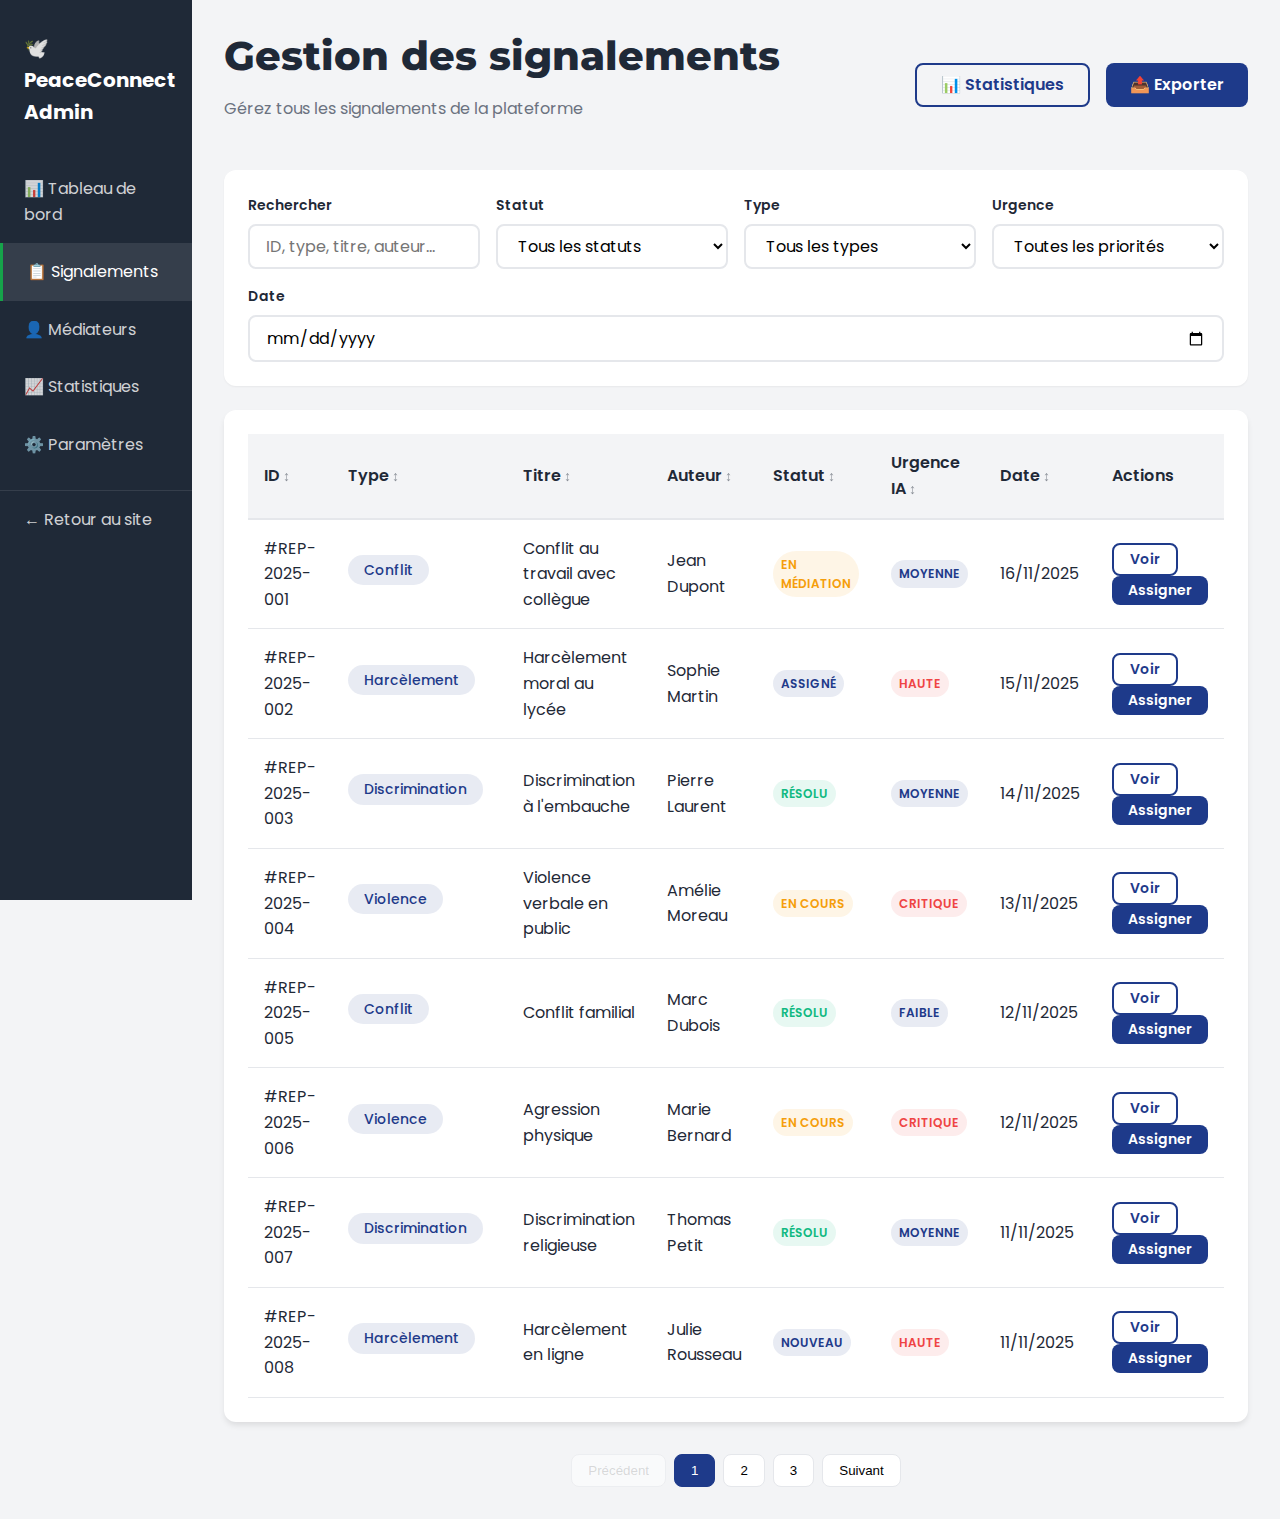
<file: module 3/views/back-office/manage-reports.html>
<!DOCTYPE html>
<html lang="fr">
<head>
    <meta charset="UTF-8">
    <meta name="viewport" content="width=device-width, initial-scale=1.0">
    <title>Gestion des signalements - PeaceConnect Admin Module 3</title>
    
    <!-- CSS -->
    <link rel="stylesheet" href="../../assets/css/main.css">
    <link rel="stylesheet" href="../../assets/css/components.css">
    <link rel="stylesheet" href="../../assets/css/responsive.css">
    <link rel="stylesheet" href="../../assets/css/module3.css">
</head>
<body>
    <div class="admin-layout">
        <!-- Sidebar -->
        <aside class="sidebar">
            <div class="sidebar-brand">
                🕊️ PeaceConnect Admin
            </div>
            <ul class="sidebar-menu">
                <li><a href="dashboard.html">📊 Tableau de bord</a></li>
                <li><a href="manage-reports.html" class="active">📋 Signalements</a></li>
                <li><a href="assign-mediator.html">👤 Médiateurs</a></li>
                <li><a href="#">📈 Statistiques</a></li>
                <li><a href="#">⚙️ Paramètres</a></li>
                <li><a href="../../index.html" style="border-top: 1px solid rgba(255,255,255,0.1); margin-top: 1rem; padding-top: 1rem;">← Retour au site</a></li>
            </ul>
        </aside>

        <!-- Contenu principal -->
        <main class="admin-main">
            <div class="admin-header">
                <div>
                    <h1>Gestion des signalements</h1>
                    <p style="color: var(--color-text-light);">Gérez tous les signalements de la plateforme</p>
                </div>
                <div style="display: flex; gap: 1rem;">
                    <button class="btn btn-outline">📊 Statistiques</button>
                    <button class="btn btn-primary">📤 Exporter</button>
                </div>
            </div>

            <!-- Filtres -->
            <div class="filters">
                <div class="filter-group">
                    <label class="form-label">Rechercher</label>
                    <input type="text" class="form-control filter-input" data-filter="tbody tr" 
                           placeholder="ID, type, titre, auteur...">
                </div>
                <div class="filter-group">
                    <label class="form-label">Statut</label>
                    <select class="form-control" id="statusFilter">
                        <option value="">Tous les statuts</option>
                        <option value="new">Nouveau</option>
                        <option value="pending">En attente</option>
                        <option value="assigned">Assigné</option>
                        <option value="in_mediation">En médiation</option>
                        <option value="resolved">Résolu</option>
                        <option value="closed">Fermé</option>
                    </select>
                </div>
                <div class="filter-group">
                    <label class="form-label">Type</label>
                    <select class="form-control" id="typeFilter">
                        <option value="">Tous les types</option>
                        <option value="violence">Violence</option>
                        <option value="discrimination">Discrimination</option>
                        <option value="harassment">Harcèlement</option>
                        <option value="conflict">Conflit</option>
                    </select>
                </div>
                <div class="filter-group">
                    <label class="form-label">Urgence</label>
                    <select class="form-control" id="priorityFilter">
                        <option value="">Toutes les priorités</option>
                        <option value="critical">Critique</option>
                        <option value="high">Haute</option>
                        <option value="medium">Moyenne</option>
                        <option value="low">Faible</option>
                    </select>
                </div>
                <div class="filter-group">
                    <label class="form-label">Date</label>
                    <input type="date" class="form-control" id="dateFilter">
                </div>
            </div>

            <!-- Tableau des signalements -->
            <div class="table-container">
                <table class="table">
                    <thead>
                        <tr>
                            <th class="sortable">ID</th>
                            <th class="sortable">Type</th>
                            <th class="sortable">Titre</th>
                            <th class="sortable">Auteur</th>
                            <th class="sortable">Statut</th>
                            <th class="sortable">Urgence IA</th>
                            <th class="sortable">Date</th>
                            <th>Actions</th>
                        </tr>
                    </thead>
                    <tbody>
                        <tr>
                            <td>#REP-2025-001</td>
                            <td><span class="tag tag-primary">Conflit</span></td>
                            <td>Conflit au travail avec collègue</td>
                            <td>Jean Dupont</td>
                            <td><span class="badge badge-warning">En médiation</span></td>
                            <td><span class="badge badge-info">Moyenne</span></td>
                            <td>16/11/2025</td>
                            <td>
                                <button class="btn btn-outline btn-sm" data-modal="reportModal1">Voir</button>
                                <a href="assign-mediator.html?id=001" class="btn btn-primary btn-sm">Assigner</a>
                            </td>
                        </tr>
                        <tr>
                            <td>#REP-2025-002</td>
                            <td><span class="tag tag-primary">Harcèlement</span></td>
                            <td>Harcèlement moral au lycée</td>
                            <td>Sophie Martin</td>
                            <td><span class="badge badge-info">Assigné</span></td>
                            <td><span class="badge badge-danger">Haute</span></td>
                            <td>15/11/2025</td>
                            <td>
                                <button class="btn btn-outline btn-sm" data-modal="reportModal2">Voir</button>
                                <a href="assign-mediator.html?id=002" class="btn btn-primary btn-sm">Assigner</a>
                            </td>
                        </tr>
                        <tr>
                            <td>#REP-2025-003</td>
                            <td><span class="tag tag-primary">Discrimination</span></td>
                            <td>Discrimination à l'embauche</td>
                            <td>Pierre Laurent</td>
                            <td><span class="badge badge-success">Résolu</span></td>
                            <td><span class="badge badge-info">Moyenne</span></td>
                            <td>14/11/2025</td>
                            <td>
                                <button class="btn btn-outline btn-sm" data-modal="reportModal3">Voir</button>
                                <a href="assign-mediator.html?id=003" class="btn btn-primary btn-sm">Assigner</a>
                            </td>
                        </tr>
                        <tr>
                            <td>#REP-2025-004</td>
                            <td><span class="tag tag-primary">Violence</span></td>
                            <td>Violence verbale en public</td>
                            <td>Amélie Moreau</td>
                            <td><span class="badge badge-warning">En cours</span></td>
                            <td><span class="badge badge-danger">Critique</span></td>
                            <td>13/11/2025</td>
                            <td>
                                <button class="btn btn-outline btn-sm" data-modal="reportModal4">Voir</button>
                                <a href="assign-mediator.html?id=004" class="btn btn-primary btn-sm">Assigner</a>
                            </td>
                        </tr>
                        <tr>
                            <td>#REP-2025-005</td>
                            <td><span class="tag tag-primary">Conflit</span></td>
                            <td>Conflit familial</td>
                            <td>Marc Dubois</td>
                            <td><span class="badge badge-success">Résolu</span></td>
                            <td><span class="badge badge-info">Faible</span></td>
                            <td>12/11/2025</td>
                            <td>
                                <button class="btn btn-outline btn-sm" data-modal="reportModal5">Voir</button>
                                <a href="assign-mediator.html?id=005" class="btn btn-primary btn-sm">Assigner</a>
                            </td>
                        </tr>
                        <tr>
                            <td>#REP-2025-006</td>
                            <td><span class="tag tag-primary">Violence</span></td>
                            <td>Agression physique</td>
                            <td>Marie Bernard</td>
                            <td><span class="badge badge-warning">En cours</span></td>
                            <td><span class="badge badge-danger">Critique</span></td>
                            <td>12/11/2025</td>
                            <td>
                                <button class="btn btn-outline btn-sm" data-modal="reportModal6">Voir</button>
                                <a href="assign-mediator.html?id=006" class="btn btn-primary btn-sm">Assigner</a>
                            </td>
                        </tr>
                        <tr>
                            <td>#REP-2025-007</td>
                            <td><span class="tag tag-primary">Discrimination</span></td>
                            <td>Discrimination religieuse</td>
                            <td>Thomas Petit</td>
                            <td><span class="badge badge-success">Résolu</span></td>
                            <td><span class="badge badge-info">Moyenne</span></td>
                            <td>11/11/2025</td>
                            <td>
                                <button class="btn btn-outline btn-sm" data-modal="reportModal7">Voir</button>
                                <a href="assign-mediator.html?id=007" class="btn btn-primary btn-sm">Assigner</a>
                            </td>
                        </tr>
                        <tr>
                            <td>#REP-2025-008</td>
                            <td><span class="tag tag-primary">Harcèlement</span></td>
                            <td>Harcèlement en ligne</td>
                            <td>Julie Rousseau</td>
                            <td><span class="badge badge-info">Nouveau</span></td>
                            <td><span class="badge badge-danger">Haute</span></td>
                            <td>11/11/2025</td>
                            <td>
                                <button class="btn btn-outline btn-sm" data-modal="reportModal8">Voir</button>
                                <a href="assign-mediator.html?id=008" class="btn btn-primary btn-sm">Assigner</a>
                            </td>
                        </tr>
                    </tbody>
                </table>
            </div>

            <!-- Pagination -->
            <div class="pagination">
                <button class="pagination-btn" disabled>Précédent</button>
                <button class="pagination-btn active">1</button>
                <button class="pagination-btn">2</button>
                <button class="pagination-btn">3</button>
                <button class="pagination-btn">Suivant</button>
            </div>
        </main>
    </div>

    <!-- Modale: Détails signalement (exemple) -->
    <div id="reportModal1" class="modal">
        <div class="modal-content" style="max-width: 800px;">
            <div class="modal-header">
                <h2 class="modal-title">Signalement #REP-2025-001</h2>
                <button class="modal-close" data-close-modal>&times;</button>
            </div>
            <div class="modal-body">
                <!-- Informations générales -->
                <div style="margin-bottom: 2rem;">
                    <h3 style="margin-bottom: 1rem;">Informations générales</h3>
                    <div style="display: grid; grid-template-columns: repeat(2, 1fr); gap: 1rem;">
                        <div>
                            <p style="margin: 0; color: var(--color-text-light); font-size: 0.875rem;">Type d'incident</p>
                            <p style="margin: 0; font-weight: 600;"><span class="tag tag-primary">Conflit</span></p>
                        </div>
                        <div>
                            <p style="margin: 0; color: var(--color-text-light); font-size: 0.875rem;">Date de l'incident</p>
                            <p style="margin: 0; font-weight: 600;">14/11/2025 à 10:30</p>
                        </div>
                        <div>
                            <p style="margin: 0; color: var(--color-text-light); font-size: 0.875rem;">Lieu</p>
                            <p style="margin: 0; font-weight: 600;">Bureau Tunis</p>
                        </div>
                        <div>
                            <p style="margin: 0; color: var(--color-text-light); font-size: 0.875rem;">Rôle du signalant</p>
                            <p style="margin: 0; font-weight: 600;">Victime</p>
                        </div>
                        <div>
                            <p style="margin: 0; color: var(--color-text-light); font-size: 0.875rem;">Statut</p>
                            <p style="margin: 0;"><span class="badge badge-warning">En médiation</span></p>
                        </div>
                        <div>
                            <p style="margin: 0; color: var(--color-text-light); font-size: 0.875rem;">Urgence IA</p>
                            <p style="margin: 0;"><span class="badge badge-info">Moyenne</span></p>
                        </div>
                    </div>
                </div>

                <!-- Auteur -->
                <div style="margin-bottom: 2rem; padding: 1rem; background: var(--color-background); border-radius: var(--radius-md);">
                    <h3 style="margin-bottom: 1rem;">Auteur du signalement</h3>
                    <div style="display: flex; align-items: center; gap: 1rem;">
                        <div style="width: 50px; height: 50px; border-radius: 50%; background: linear-gradient(135deg, #1e3a8a, #16a34a); display: flex; align-items: center; justify-content: center; color: white; font-weight: bold;">JD</div>
                        <div>
                            <p style="margin: 0; font-weight: 600;">Jean Dupont</p>
                            <p style="margin: 0; font-size: 0.875rem; color: var(--color-text-light);">jean.dupont@example.com</p>
                            <p style="margin: 0; font-size: 0.875rem; color: var(--color-text-light);">+33 6 12 34 56 78</p>
                        </div>
                    </div>
                </div>

                <!-- Description -->
                <div style="margin-bottom: 2rem;">
                    <h3 style="margin-bottom: 1rem;">Description de l'incident</h3>
                    <div style="background: var(--color-background); padding: 1.5rem; border-radius: var(--radius-md);">
                        <p style="line-height: 1.8; margin: 0;">
                            Un conflit est survenu avec un collègue lors d'une réunion d'équipe. 
                            Des propos déplacés ont été tenus concernant mes compétences professionnelles, 
                            créant un climat de travail hostile. Plusieurs témoins étaient présents lors de l'incident.
                        </p>
                    </div>
                </div>

                <!-- Actions -->
                <div style="border-top: 1px solid var(--color-border); padding-top: 1.5rem;">
                    <h3 style="margin-bottom: 1rem;">Actions</h3>
                    <div style="display: flex; gap: 1rem; flex-wrap: wrap;">
                        <a href="assign-mediator.html?id=001" class="btn btn-primary">Assigner un médiateur</a>
                        <button class="btn btn-secondary">Changer le statut</button>
                        <button class="btn btn-outline">Contacter l'auteur</button>
                        <button class="btn btn-outline">Télécharger le rapport</button>
                    </div>
                </div>
            </div>
            <div class="modal-footer">
                <button class="btn btn-outline" data-close-modal>Fermer</button>
            </div>
        </div>
    </div>

    <!-- JavaScript -->
    <script src="../../assets/js/utils.js"></script>
    <script src="../../assets/js/main.js"></script>
    <script src="../../assets/js/manage-reports.js"></script>
</body>
</html>
</file>
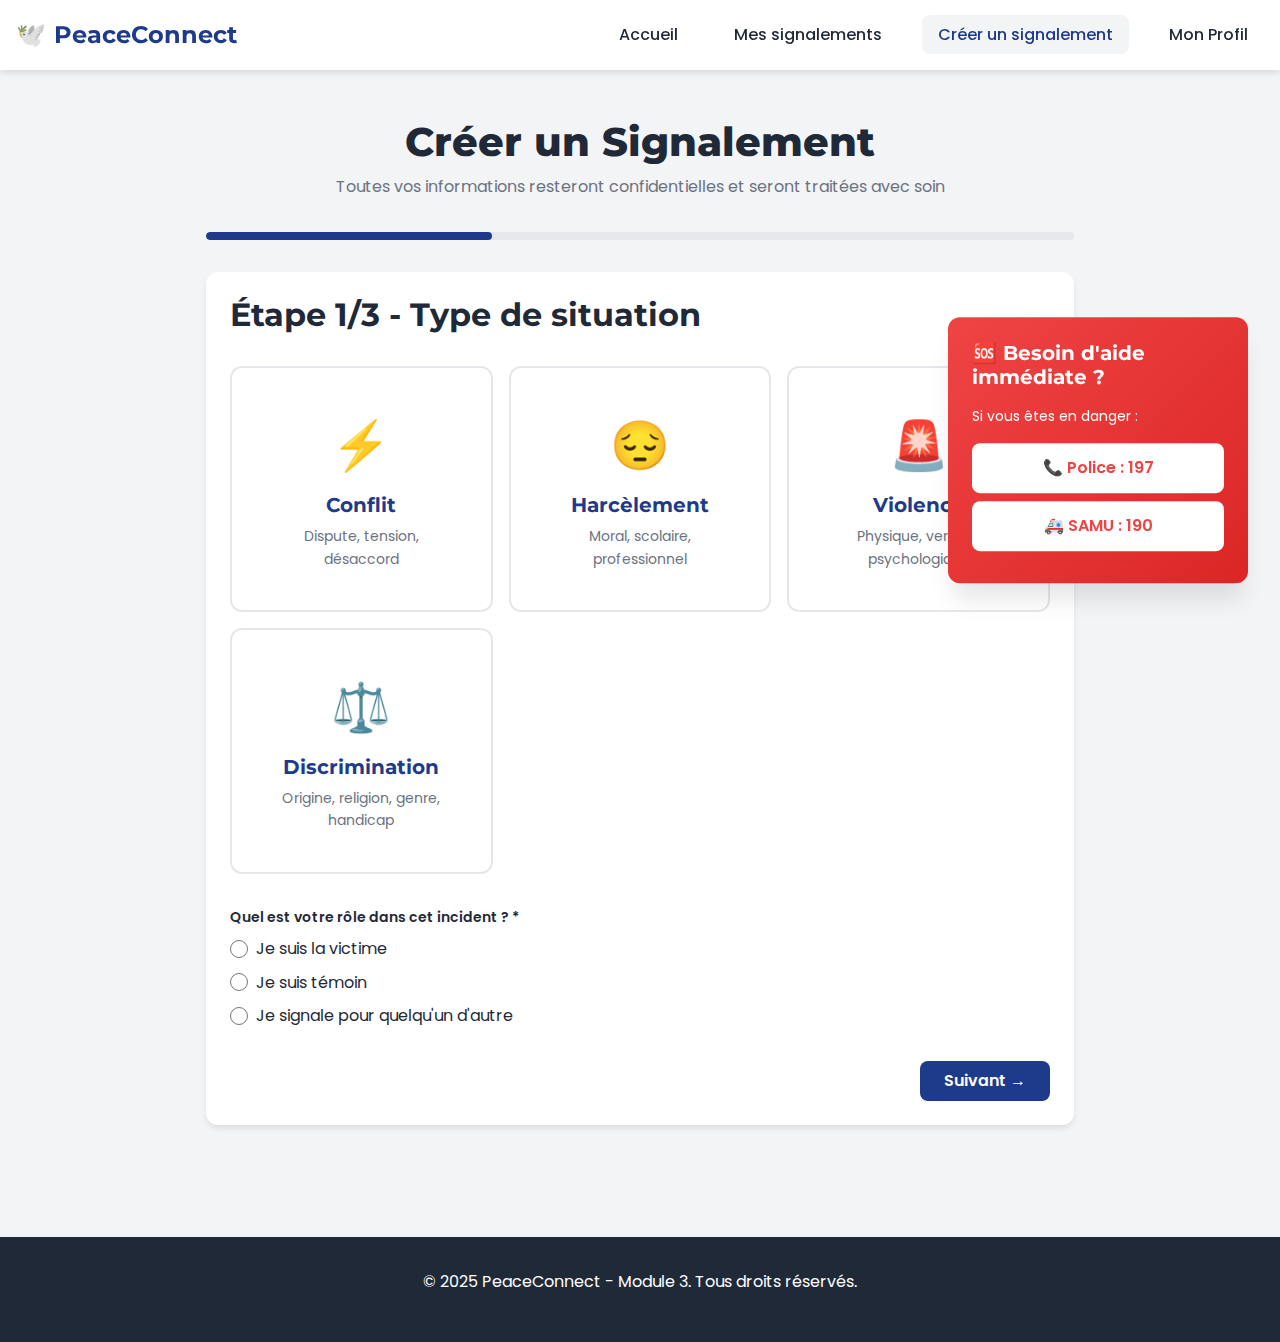
<file: module 3/views/front-office/create-report.html>
<!DOCTYPE html>
<html lang="fr">
<head>
    <meta charset="UTF-8">
    <meta name="viewport" content="width=device-width, initial-scale=1.0">
    <title>Créer un Signalement - PeaceConnect Module 3</title>
    <meta name="description" content="Signaler un incident de manière confidentielle sur PeaceConnect">
    
    <!-- CSS -->
    <link rel="stylesheet" href="../../assets/css/main.css">
    <link rel="stylesheet" href="../../assets/css/components.css">
    <link rel="stylesheet" href="../../assets/css/responsive.css">
    <link rel="stylesheet" href="../../assets/css/module3.css">
</head>
<body>
    <!-- Navigation -->
    <nav class="navbar">
        <div class="container">
            <div class="navbar-content">
                <a href="../../index.html" class="navbar-brand">
                    <span>🕊️</span>
                    <span>PeaceConnect</span>
                </a>
                <button class="navbar-toggle" aria-label="Menu">☰</button>
                <ul class="navbar-menu">
                    <li><a href="../../index.html">Accueil</a></li>
                    <li><a href="my-reports.html">Mes signalements</a></li>
                    <li><a href="create-report.html" class="active">Créer un signalement</a></li>
                    <li><a href="../profile.html">Mon Profil</a></li>
                </ul>
            </div>
        </div>
    </nav>

    <!-- Formulaire de signalement multi-étapes -->
    <section class="section">
        <div class="container" style="max-width: 900px;">
            <div class="page-header">
                <h1>Créer un Signalement</h1>
                <p>Toutes vos informations resteront confidentielles et seront traitées avec soin</p>
            </div>

            <!-- Barre de progression -->
            <div class="progress" style="margin: 2rem 0;">
                <div class="progress-bar" style="width: 33%;"></div>
            </div>

            <div class="card">
                <form class="multi-step-form" data-validate id="reportForm">
                    
                    <!-- Étape 1: Type de situation -->
                    <div class="form-step active" data-step="1">
                        <h2 style="margin-bottom: 1.5rem;">Étape 1/3 - Type de situation</h2>
                        
                        <div class="type-cards">
                            <label class="type-card">
                                <input type="radio" name="incidentType" value="conflict">
                                <div class="card-content">
                                    <span class="icon">⚡</span>
                                    <h4>Conflit</h4>
                                    <p>Dispute, tension, désaccord</p>
                                </div>
                            </label>
                            
                            <label class="type-card">
                                <input type="radio" name="incidentType" value="harassment">
                                <div class="card-content">
                                    <span class="icon">😔</span>
                                    <h4>Harcèlement</h4>
                                    <p>Moral, scolaire, professionnel</p>
                                </div>
                            </label>
                            
                            <label class="type-card">
                                <input type="radio" name="incidentType" value="violence">
                                <div class="card-content">
                                    <span class="icon">🚨</span>
                                    <h4>Violence</h4>
                                    <p>Physique, verbale, psychologique</p>
                                </div>
                            </label>
                            
                            <label class="type-card">
                                <input type="radio" name="incidentType" value="discrimination">
                                <div class="card-content">
                                    <span class="icon">⚖️</span>
                                    <h4>Discrimination</h4>
                                    <p>Origine, religion, genre, handicap</p>
                                </div>
                            </label>
                        </div>
                        
                        <div class="form-group">
                            <label class="form-label">Quel est votre rôle dans cet incident ? *</label>
                            <div class="form-check">
                                <input type="radio" id="roleVictim" name="role" value="victim">
                                <label for="roleVictim" class="form-check-label">Je suis la victime</label>
                            </div>
                            <div class="form-check">
                                <input type="radio" id="roleWitness" name="role" value="witness">
                                <label for="roleWitness" class="form-check-label">Je suis témoin</label>
                            </div>
                            <div class="form-check">
                                <input type="radio" id="roleThirdParty" name="role" value="third-party">
                                <label for="roleThirdParty" class="form-check-label">Je signale pour quelqu'un d'autre</label>
                            </div>
                            <span class="form-error"></span>
                        </div>

                        <div style="display: flex; justify-content: flex-end; gap: 1rem; margin-top: 2rem;">
                            <button type="button" class="btn btn-primary" data-next-step>Suivant →</button>
                        </div>
                    </div>

                    <!-- Étape 2: Description -->
                    <div class="form-step" data-step="2">
                        <h2 style="margin-bottom: 1.5rem;">Étape 2/3 - Décrivez la situation</h2>
                        
                        <div class="form-group">
                            <label for="title" class="form-label">Titre court *</label>
                            <input type="text" id="title" name="title" class="form-control"
                                   placeholder="Ex: Conflit au travail avec collègue">
                            <span class="form-error"></span>
                        </div>
                        
                        <div class="form-group">
                            <label for="description" class="form-label">Description détaillée *</label>
                            <textarea id="description" name="description" class="form-control" rows="8"
                                      placeholder="Décrivez les faits, le contexte, les personnes impliquées..."></textarea>
                            <span class="form-help">Soyez aussi précis que possible pour nous aider à mieux traiter votre signalement</span>
                            <span class="form-error"></span>
                        </div>
                        
                        <div class="form-group">
                            <label for="location" class="form-label">Lieu (optionnel)</label>
                            <input type="text" id="location" name="location" class="form-control"
                                   placeholder="Ex: Bureau Tunis, Lycée Sfax">
                        </div>
                        
                        <div class="form-group">
                            <label for="incidentDate" class="form-label">Date approximative *</label>
                            <input type="text" id="incidentDate" name="incidentDate" class="form-control" placeholder="JJ/MM/AAAA">
                            <span class="form-error"></span>
                        </div>

                        <div class="form-group">
                            <label for="incidentTime" class="form-label">Heure approximative</label>
                            <input type="text" id="incidentTime" name="incidentTime" class="form-control" placeholder="HH:MM">
                        </div>

                        <div class="form-group">
                            <label class="form-label">Y a-t-il eu des témoins ?</label>
                            <div class="form-check">
                                <input type="radio" id="witnessesYes" name="witnesses" value="yes">
                                <label for="witnessesYes" class="form-check-label">Oui</label>
                            </div>
                            <div class="form-check">
                                <input type="radio" id="witnessesNo" name="witnesses" value="no">
                                <label for="witnessesNo" class="form-check-label">Non</label>
                            </div>
                            <div class="form-check">
                                <input type="radio" id="witnessesUnknown" name="witnesses" value="unknown" checked>
                                <label for="witnessesUnknown" class="form-check-label">Je ne sais pas</label>
                            </div>
                        </div>
                        
                        <div class="form-actions">
                            <button type="button" class="btn btn-outline" data-prev-step>← Retour</button>
                            <button type="button" class="btn btn-primary" data-next-step>Suivant →</button>
                        </div>
                    </div>

                    <!-- Étape 3: Preuves -->
                    <div class="form-step" data-step="3">
                        <h2 style="margin-bottom: 1.5rem;">Étape 3/3 - Preuves (optionnel)</h2>
                        
                        <div class="upload-zone">
                            <input type="file" id="evidence" name="evidence[]" multiple 
                                   accept="image/*,.pdf,.doc,.docx">
                            <label for="evidence" class="upload-label">
                                <span class="icon">📎</span>
                                <p>Cliquez pour ajouter des fichiers</p>
                                <small>Images, PDF, documents (max 10 MB par fichier)</small>
                            </label>
                        </div>
                        
                        <div id="filesPreview" class="files-preview"></div>
                        
                        <div class="form-group">
                            <label class="form-label">Avez-vous déjà signalé cet incident ailleurs ?</label>
                            <div class="form-check">
                                <input type="checkbox" id="reportedPolice" name="reportedTo" value="police">
                                <label for="reportedPolice" class="form-check-label">Police / Gendarmerie</label>
                            </div>
                            <div class="form-check">
                                <input type="checkbox" id="reportedAssociation" name="reportedTo" value="association">
                                <label for="reportedAssociation" class="form-check-label">Association</label>
                            </div>
                            <div class="form-check">
                                <input type="checkbox" id="reportedOther" name="reportedTo" value="other">
                                <label for="reportedOther" class="form-check-label">Autre</label>
                            </div>
                            <div class="form-check">
                                <input type="checkbox" id="reportedNone" name="reportedTo" value="none">
                                <label for="reportedNone" class="form-check-label">Non, c'est la première fois</label>
                            </div>
                        </div>

                        <div class="form-group">
                            <label for="additionalInfo" class="form-label">Informations complémentaires</label>
                            <textarea id="additionalInfo" name="additionalInfo" class="form-control" rows="4" 
                                      placeholder="Toute autre information que vous jugez pertinente..."></textarea>
                        </div>
                        
                        <div class="info-box">
                            <span class="icon">ℹ️</span>
                            <p>Votre signalement est traité de manière confidentielle. Vos fichiers seront stockés de manière sécurisée.</p>
                        </div>
                        
                        <div class="form-actions">
                            <button type="button" class="btn btn-outline" data-prev-step>← Retour</button>
                            <button type="submit" class="btn btn-primary">Soumettre le signalement</button>
                        </div>
                    </div>

                </form>
            </div>
        </div>

        <!-- EMERGENCY HELP SIDEBAR -->
        <aside class="help-sidebar">
            <div class="card">
                <h4>🆘 Besoin d'aide immédiate ?</h4>
                <p>Si vous êtes en danger :</p>
                <a href="tel:197" class="emergency-btn">📞 Police : 197</a>
                <a href="tel:190" class="emergency-btn">🚑 SAMU : 190</a>
            </div>
        </aside>
    </section>

    <!-- Footer -->
    <footer>
        <div class="container">
            <div style="text-align: center;">
                <p style="margin-bottom: 1rem;">&copy; 2025 PeaceConnect - Module 3. Tous droits réservés.</p>
            </div>
        </div>
    </footer>

    <!-- JavaScript -->
    <script src="../../assets/js/utils.js"></script>
    <script src="../../assets/js/main.js"></script>
    <script src="../../assets/js/create-report.js"></script>
</body>
</html>
</file>
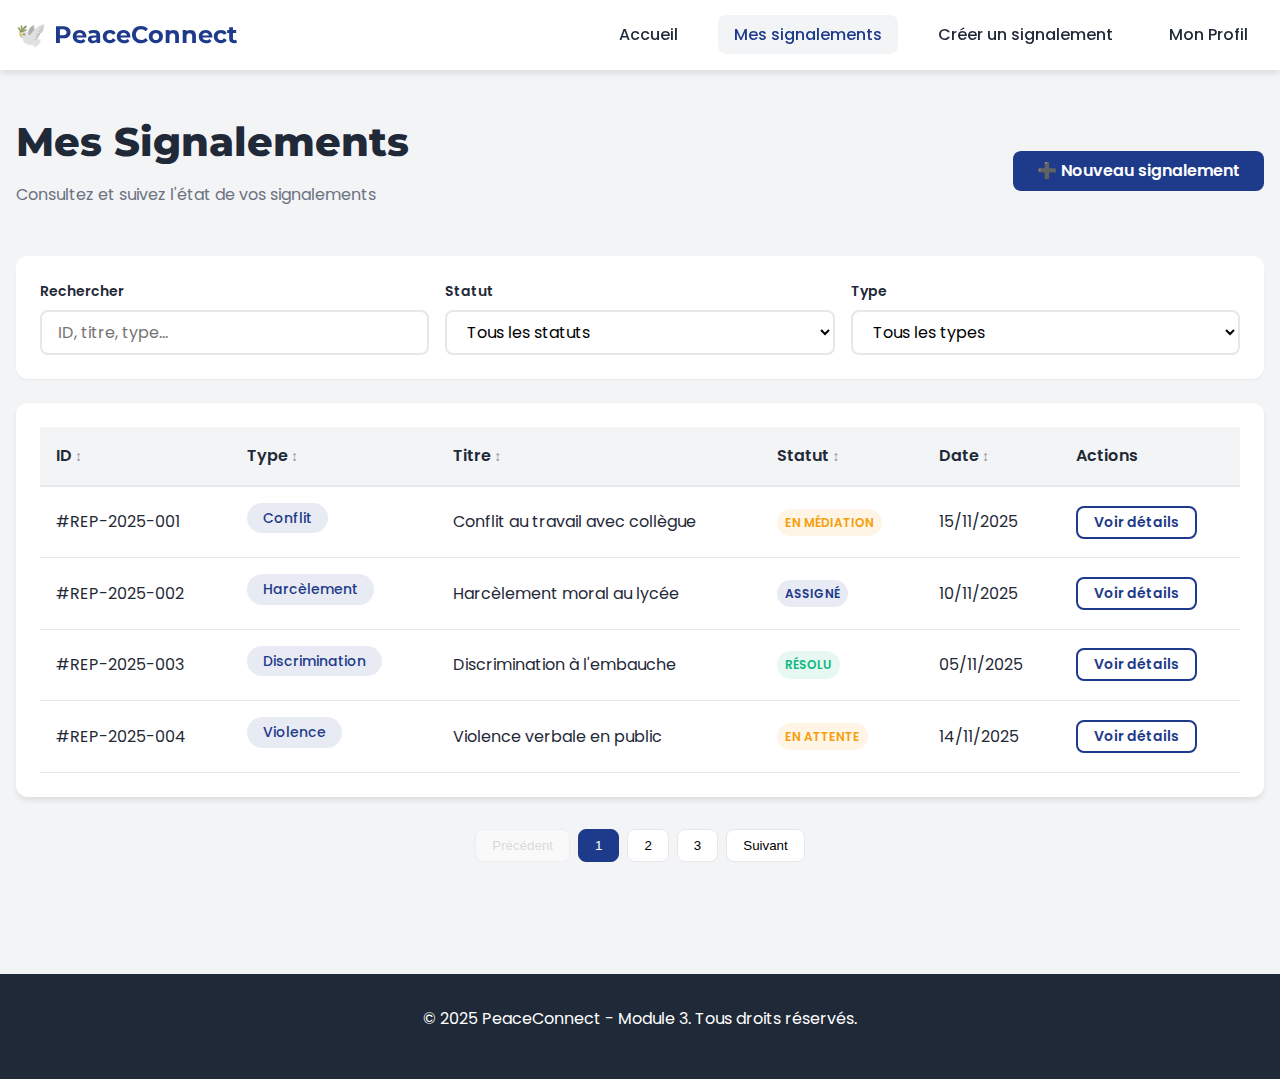
<file: module 3/views/front-office/my-reports.html>
<!DOCTYPE html>
<html lang="fr">
<head>
    <meta charset="UTF-8">
    <meta name="viewport" content="width=device-width, initial-scale=1.0">
    <title>Mes Signalements - PeaceConnect Module 3</title>
    <meta name="description" content="Consultez et suivez tous vos signalements">
    
    <!-- CSS -->
    <link rel="stylesheet" href="../../assets/css/main.css">
    <link rel="stylesheet" href="../../assets/css/components.css">
    <link rel="stylesheet" href="../../assets/css/responsive.css">
    <link rel="stylesheet" href="../../assets/css/module3.css">
</head>
<body>
    <!-- Navigation -->
    <nav class="navbar">
        <div class="container">
            <div class="navbar-content">
                <a href="../../index.html" class="navbar-brand">
                    <span>🕊️</span>
                    <span>PeaceConnect</span>
                </a>
                <button class="navbar-toggle" aria-label="Menu">☰</button>
                <ul class="navbar-menu">
                    <li><a href="../../index.html">Accueil</a></li>
                    <li><a href="my-reports.html" class="active">Mes signalements</a></li>
                    <li><a href="create-report.html">Créer un signalement</a></li>
                    <li><a href="../profile.html">Mon Profil</a></li>
                </ul>
            </div>
        </div>
    </nav>

    <!-- Liste des signalements -->
    <section class="section">
        <div class="container">
            <div class="admin-header">
                <div>
                    <h1>Mes Signalements</h1>
                    <p style="color: var(--color-text-light);">Consultez et suivez l'état de vos signalements</p>
                </div>
                <div>
                    <a href="create-report.html" class="btn btn-primary">➕ Nouveau signalement</a>
                </div>
            </div>
            
            <!-- Filtres -->
            <div class="filters">
                <div class="filter-group">
                    <label class="form-label">Rechercher</label>
                    <input type="text" class="form-control filter-input" data-filter="tbody tr" 
                           placeholder="ID, titre, type...">
                </div>
                <div class="filter-group">
                    <label class="form-label">Statut</label>
                    <select id="statusFilter" class="form-control">
                        <option value="">Tous les statuts</option>
                        <option value="pending">En attente</option>
                        <option value="assigned">Assigné</option>
                        <option value="in_mediation">En médiation</option>
                        <option value="resolved">Résolu</option>
                    </select>
                </div>
                <div class="filter-group">
                    <label class="form-label">Type</label>
                    <select id="typeFilter" class="form-control">
                        <option value="">Tous les types</option>
                        <option value="conflict">Conflit</option>
                        <option value="harassment">Harcèlement</option>
                        <option value="violence">Violence</option>
                        <option value="discrimination">Discrimination</option>
                    </select>
                </div>
            </div>

            <!-- Tableau des signalements -->
            <div class="table-container">
                <table class="table" id="reportsTable">
                    <thead>
                        <tr>
                            <th class="sortable">ID</th>
                            <th class="sortable">Type</th>
                            <th class="sortable">Titre</th>
                            <th class="sortable">Statut</th>
                            <th class="sortable">Date</th>
                            <th>Actions</th>
                        </tr>
                    </thead>
                    <tbody>
                        <!-- Exemple de signalements (à remplacer par des données dynamiques) -->
                        <tr data-status="in_mediation" data-type="conflict">
                            <td>#REP-2025-001</td>
                            <td><span class="tag tag-primary">Conflit</span></td>
                            <td>Conflit au travail avec collègue</td>
                            <td><span class="badge badge-warning">En médiation</span></td>
                            <td>15/11/2025</td>
                            <td>
                                <a href="report-detail.html?id=001" class="btn btn-outline btn-sm">Voir détails</a>
                            </td>
                        </tr>
                        <tr data-status="assigned" data-type="harassment">
                            <td>#REP-2025-002</td>
                            <td><span class="tag tag-primary">Harcèlement</span></td>
                            <td>Harcèlement moral au lycée</td>
                            <td><span class="badge badge-info">Assigné</span></td>
                            <td>10/11/2025</td>
                            <td>
                                <a href="report-detail.html?id=002" class="btn btn-outline btn-sm">Voir détails</a>
                            </td>
                        </tr>
                        <tr data-status="resolved" data-type="discrimination">
                            <td>#REP-2025-003</td>
                            <td><span class="tag tag-primary">Discrimination</span></td>
                            <td>Discrimination à l'embauche</td>
                            <td><span class="badge badge-success">Résolu</span></td>
                            <td>05/11/2025</td>
                            <td>
                                <a href="report-detail.html?id=003" class="btn btn-outline btn-sm">Voir détails</a>
                            </td>
                        </tr>
                        <tr data-status="pending" data-type="violence">
                            <td>#REP-2025-004</td>
                            <td><span class="tag tag-primary">Violence</span></td>
                            <td>Violence verbale en public</td>
                            <td><span class="badge badge-warning">En attente</span></td>
                            <td>14/11/2025</td>
                            <td>
                                <a href="report-detail.html?id=004" class="btn btn-outline btn-sm">Voir détails</a>
                            </td>
                        </tr>
                    </tbody>
                </table>
            </div>

            <!-- Empty State (caché par défaut, affiché si aucun résultat) -->
            <div id="emptyState" class="empty-state" style="display: none;">
                <p>Aucun signalement trouvé</p>
                <a href="create-report.html" class="btn btn-primary">Créer un signalement</a>
            </div>

            <!-- Pagination -->
            <div class="pagination">
                <button class="pagination-btn" disabled>Précédent</button>
                <button class="pagination-btn active">1</button>
                <button class="pagination-btn">2</button>
                <button class="pagination-btn">3</button>
                <button class="pagination-btn">Suivant</button>
            </div>
        </div>
    </section>

    <!-- Footer -->
    <footer>
        <div class="container">
            <div style="text-align: center;">
                <p style="margin-bottom: 1rem;">&copy; 2025 PeaceConnect - Module 3. Tous droits réservés.</p>
            </div>
        </div>
    </footer>

    <!-- JavaScript -->
    <script src="../../assets/js/utils.js"></script>
    <script src="../../assets/js/main.js"></script>
    <script src="../../assets/js/list-reports.js"></script>
</body>
</html>
</file>
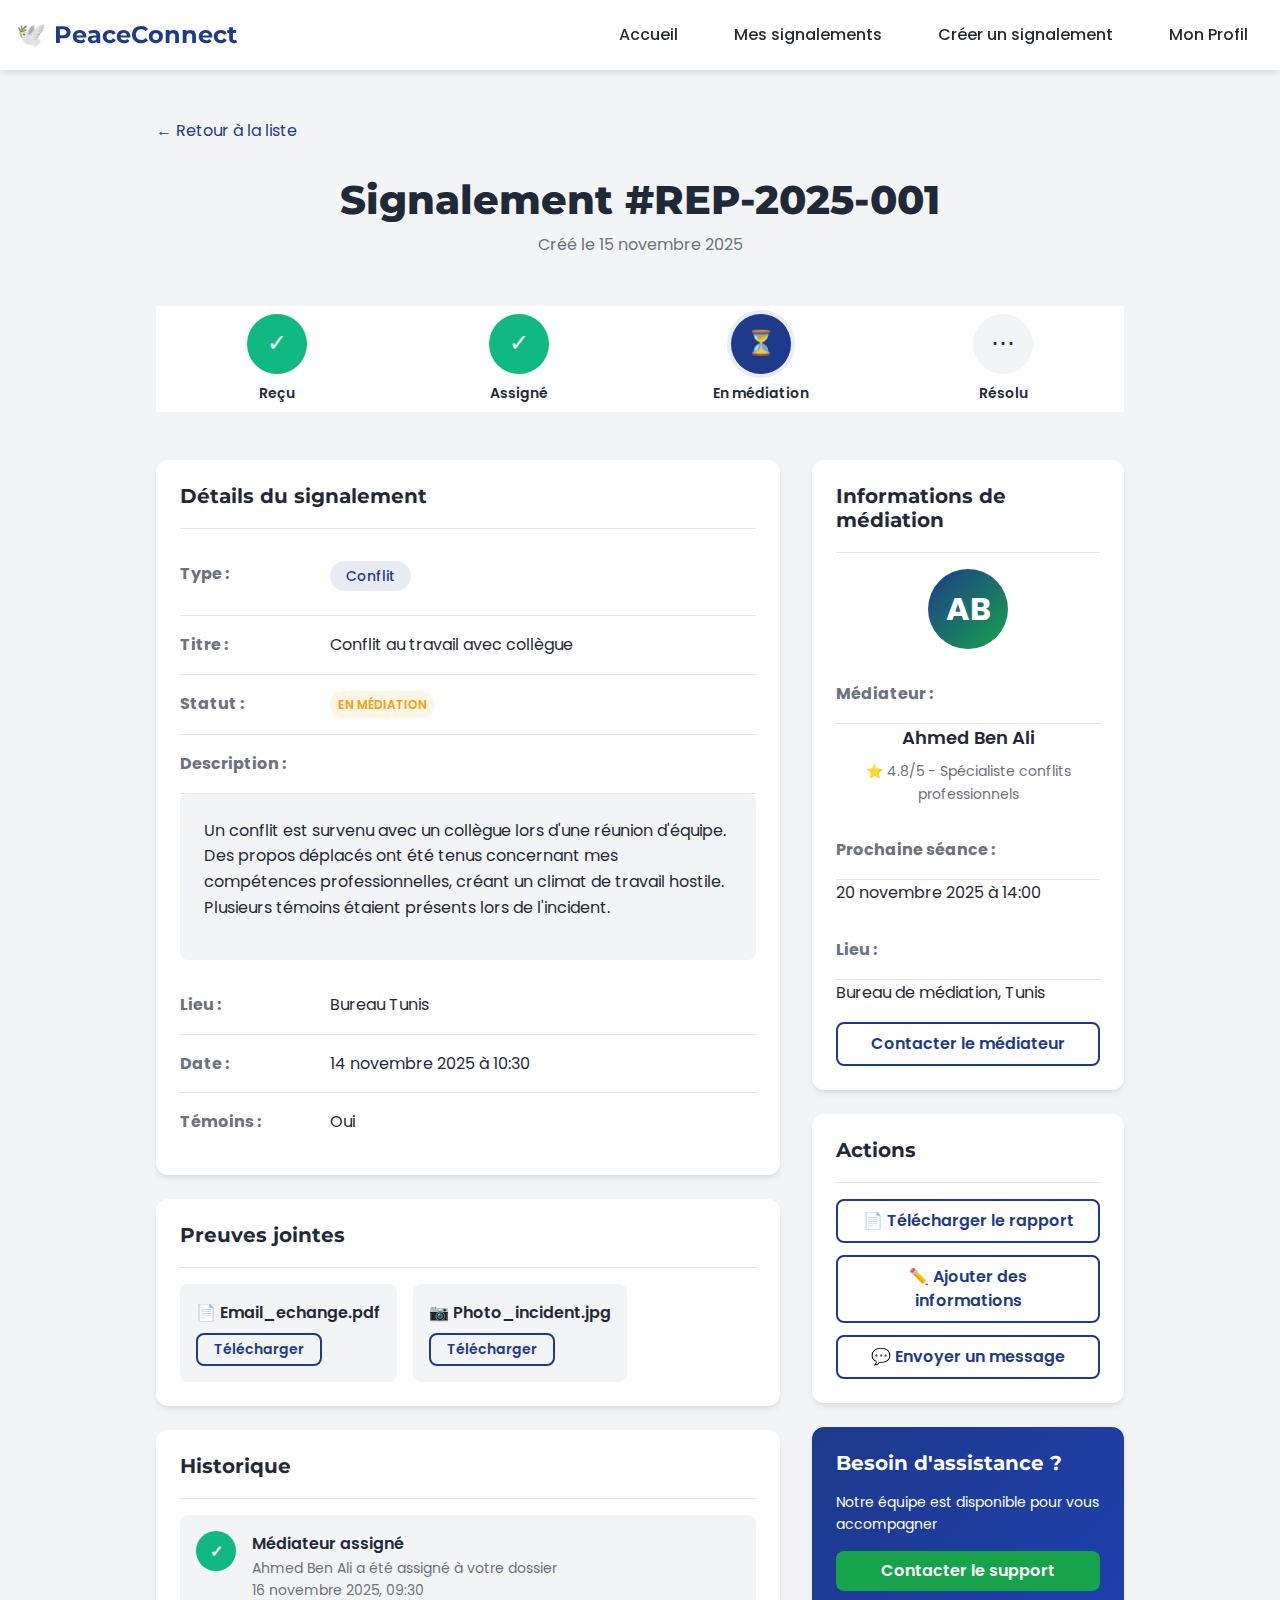
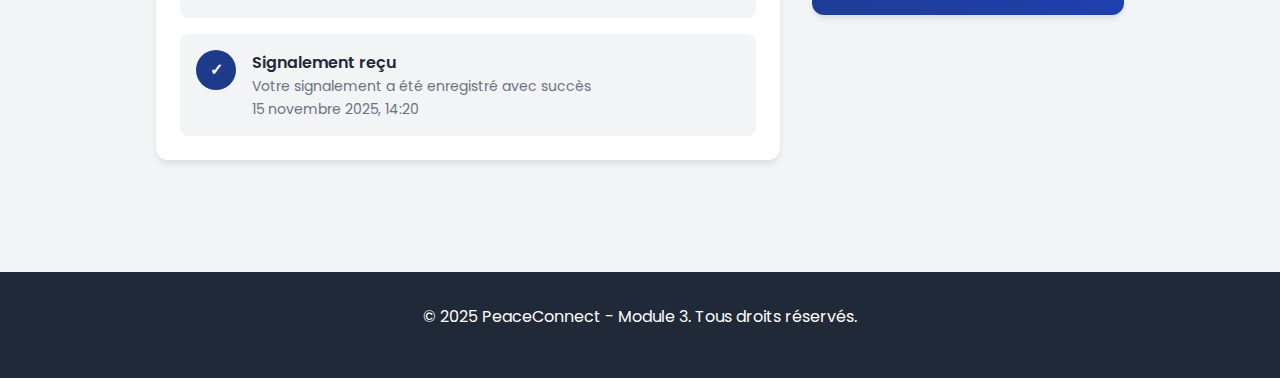
<file: module 3/views/front-office/report-detail.html>
<!DOCTYPE html>
<html lang="fr">
<head>
    <meta charset="UTF-8">
    <meta name="viewport" content="width=device-width, initial-scale=1.0">
    <title>Détails du Signalement - PeaceConnect Module 3</title>
    <meta name="description" content="Consultez les détails de votre signalement">
    
    <!-- CSS -->
    <link rel="stylesheet" href="../../assets/css/main.css">
    <link rel="stylesheet" href="../../assets/css/components.css">
    <link rel="stylesheet" href="../../assets/css/responsive.css">
    <link rel="stylesheet" href="../../assets/css/module3.css">
</head>
<body>
    <!-- Navigation -->
    <nav class="navbar">
        <div class="container">
            <div class="navbar-content">
                <a href="../../index.html" class="navbar-brand">
                    <span>🕊️</span>
                    <span>PeaceConnect</span>
                </a>
                <button class="navbar-toggle" aria-label="Menu">☰</button>
                <ul class="navbar-menu">
                    <li><a href="../../index.html">Accueil</a></li>
                    <li><a href="my-reports.html">Mes signalements</a></li>
                    <li><a href="create-report.html">Créer un signalement</a></li>
                    <li><a href="../profile.html">Mon Profil</a></li>
                </ul>
            </div>
        </div>
    </nav>

    <!-- Détails du signalement -->
    <section class="section">
        <div class="container" style="max-width: 1000px;">
            <div style="margin-bottom: 2rem;">
                <a href="my-reports.html" style="display: inline-flex; align-items: center; gap: 0.5rem; color: var(--color-primary);">
                    ← Retour à la liste
                </a>
            </div>

            <div class="page-header">
                <h1>Signalement #<span id="reportId">REP-2025-001</span></h1>
                <p>Créé le <span id="reportCreatedDate">15 novembre 2025</span></p>
            </div>

            <!-- Barre de progression / Timeline -->
            <div class="timeline">
                <div class="timeline-step completed">
                    <span class="icon">✓</span>
                    <span class="label">Reçu</span>
                </div>
                <div class="timeline-step completed">
                    <span class="icon">✓</span>
                    <span class="label">Assigné</span>
                </div>
                <div class="timeline-step active">
                    <span class="icon">⏳</span>
                    <span class="label">En médiation</span>
                </div>
                <div class="timeline-step">
                    <span class="icon">⋯</span>
                    <span class="label">Résolu</span>
                </div>
            </div>

            <div style="display: grid; grid-template-columns: 2fr 1fr; gap: 2rem;">
                <!-- Colonne principale -->
                <div>
                    <!-- Détails du signalement -->
                    <div class="card">
                        <div class="card-header">
                            <h2 class="card-title">Détails du signalement</h2>
                        </div>
                        
                        <div class="detail-row">
                            <strong>Type :</strong>
                            <span id="reportType"><span class="tag tag-primary">Conflit</span></span>
                        </div>
                        
                        <div class="detail-row">
                            <strong>Titre :</strong>
                            <span id="reportTitle">Conflit au travail avec collègue</span>
                        </div>
                        
                        <div class="detail-row">
                            <strong>Statut :</strong>
                            <span id="reportStatus"><span class="badge badge-warning">En médiation</span></span>
                        </div>
                        
                        <div class="detail-row">
                            <strong>Description :</strong>
                        </div>
                        <div style="background: var(--color-background); padding: 1.5rem; border-radius: var(--radius-md); margin-bottom: 1rem;">
                            <p id="reportDescription">
                                Un conflit est survenu avec un collègue lors d'une réunion d'équipe. 
                                Des propos déplacés ont été tenus concernant mes compétences professionnelles, 
                                créant un climat de travail hostile. Plusieurs témoins étaient présents lors de l'incident.
                            </p>
                        </div>
                        
                        <div class="detail-row">
                            <strong>Lieu :</strong>
                            <span id="reportLocation">Bureau Tunis</span>
                        </div>
                        
                        <div class="detail-row">
                            <strong>Date :</strong>
                            <span id="reportDate">14 novembre 2025 à 10:30</span>
                        </div>
                        
                        <div class="detail-row">
                            <strong>Témoins :</strong>
                            <span id="reportWitnesses">Oui</span>
                        </div>
                    </div>

                    <!-- Preuves jointes -->
                    <div class="card" style="margin-top: 1.5rem;">
                        <div class="card-header">
                            <h2 class="card-title">Preuves jointes</h2>
                        </div>
                        <div id="evidenceList">
                            <div style="display: flex; gap: 1rem; flex-wrap: wrap;">
                                <div style="padding: 1rem; background: var(--color-background); border-radius: var(--radius-md);">
                                    <p style="margin: 0; font-weight: 600;">📄 Email_echange.pdf</p>
                                    <button class="btn btn-outline btn-sm" style="margin-top: 0.5rem;">Télécharger</button>
                                </div>
                                <div style="padding: 1rem; background: var(--color-background); border-radius: var(--radius-md);">
                                    <p style="margin: 0; font-weight: 600;">📷 Photo_incident.jpg</p>
                                    <button class="btn btn-outline btn-sm" style="margin-top: 0.5rem;">Télécharger</button>
                                </div>
                            </div>
                        </div>
                    </div>

                    <!-- Historique -->
                    <div class="card" style="margin-top: 1.5rem;">
                        <div class="card-header">
                            <h2 class="card-title">Historique</h2>
                        </div>
                        <div style="display: flex; flex-direction: column; gap: 1rem;">
                            <div style="display: flex; gap: 1rem; padding: 1rem; background: var(--color-background); border-radius: var(--radius-md);">
                                <div>
                                    <div style="width: 40px; height: 40px; border-radius: 50%; background: var(--color-success); display: flex; align-items: center; justify-content: center; color: white; font-weight: bold;">
                                        ✓
                                    </div>
                                </div>
                                <div style="flex: 1;">
                                    <p style="margin: 0; font-weight: 600;">Médiateur assigné</p>
                                    <p style="margin: 0; font-size: 0.875rem; color: var(--color-text-light);">Ahmed Ben Ali a été assigné à votre dossier</p>
                                    <p style="margin: 0; font-size: 0.875rem; color: var(--color-text-light);">16 novembre 2025, 09:30</p>
                                </div>
                            </div>
                            
                            <div style="display: flex; gap: 1rem; padding: 1rem; background: var(--color-background); border-radius: var(--radius-md);">
                                <div>
                                    <div style="width: 40px; height: 40px; border-radius: 50%; background: var(--color-primary); display: flex; align-items: center; justify-content: center; color: white; font-weight: bold;">
                                        ✓
                                    </div>
                                </div>
                                <div style="flex: 1;">
                                    <p style="margin: 0; font-weight: 600;">Signalement reçu</p>
                                    <p style="margin: 0; font-size: 0.875rem; color: var(--color-text-light);">Votre signalement a été enregistré avec succès</p>
                                    <p style="margin: 0; font-size: 0.875rem; color: var(--color-text-light);">15 novembre 2025, 14:20</p>
                                </div>
                            </div>
                        </div>
                    </div>
                </div>

                <!-- Colonne latérale -->
                <div>
                    <!-- Informations de médiation -->
                    <div id="mediationInfo" class="card">
                        <div class="card-header">
                            <h3 class="card-title">Informations de médiation</h3>
                        </div>
                        <div style="text-align: center; margin-bottom: 1rem;">
                            <div style="width: 80px; height: 80px; border-radius: 50%; background: linear-gradient(135deg, #1e3a8a, #16a34a); display: flex; align-items: center; justify-content: center; color: white; font-size: 2rem; font-weight: bold; margin: 0 auto;">
                                AB
                            </div>
                        </div>
                        <div class="detail-row">
                            <strong>Médiateur :</strong>
                        </div>
                        <p style="font-size: 1.125rem; font-weight: 600; margin-bottom: 0.5rem; text-align: center;">Ahmed Ben Ali</p>
                        <p style="font-size: 0.875rem; color: var(--color-text-light); text-align: center; margin-bottom: 1rem;">
                            ⭐ 4.8/5 - Spécialiste conflits professionnels
                        </p>
                        
                        <div class="detail-row">
                            <strong>Prochaine séance :</strong>
                        </div>
                        <p style="margin-bottom: 1rem;"><span id="mediationDate">20 novembre 2025 à 14:00</span></p>
                        
                        <div class="detail-row">
                            <strong>Lieu :</strong>
                        </div>
                        <p style="margin-bottom: 1rem;"><span id="mediationLocation">Bureau de médiation, Tunis</span></p>
                        
                        <button class="btn btn-outline btn-block">Contacter le médiateur</button>
                    </div>

                    <!-- Actions disponibles -->
                    <div class="card" style="margin-top: 1.5rem;">
                        <div class="card-header">
                            <h3 class="card-title">Actions</h3>
                        </div>
                        <div style="display: flex; flex-direction: column; gap: 0.75rem;">
                            <button class="btn btn-outline btn-block">📄 Télécharger le rapport</button>
                            <button class="btn btn-outline btn-block">✏️ Ajouter des informations</button>
                            <button class="btn btn-outline btn-block">💬 Envoyer un message</button>
                        </div>
                    </div>

                    <!-- Besoin d'aide -->
                    <div class="card" style="margin-top: 1.5rem; background: linear-gradient(135deg, #1e3a8a, #1e40af); color: white;">
                        <h4 style="color: white;">Besoin d'assistance ?</h4>
                        <p style="font-size: 0.875rem; margin-bottom: 1rem;">Notre équipe est disponible pour vous accompagner</p>
                        <button class="btn btn-secondary btn-block">Contacter le support</button>
                    </div>
                </div>
            </div>
        </div>
    </section>

    <!-- Footer -->
    <footer>
        <div class="container">
            <div style="text-align: center;">
                <p style="margin-bottom: 1rem;">&copy; 2025 PeaceConnect - Module 3. Tous droits réservés.</p>
            </div>
        </div>
    </footer>

    <!-- JavaScript -->
    <script src="../../assets/js/utils.js"></script>
    <script src="../../assets/js/main.js"></script>
    <script src="../../assets/js/report-detail.js"></script>
</body>
</html>
</file>
<file: TasnimCRUD/assets/css/main.css>
/* ============================================
   PEACECONNECT - STYLES GÉNÉRAUX
   ============================================ */

/* Import des polices Google Fonts */
@import url('https://fonts.googleapis.com/css2?family=Montserrat:wght@400;500;600;700;800&family=Poppins:wght@300;400;500;600;700&display=swap');

/* Variables CSS */
:root {
    /* Couleurs principales */
    --color-primary: #1e3a8a;
    --color-secondary: #16a34a;
    --color-background: #f3f4f6;
    --color-white: #ffffff;
    --color-text: #1f2937;
    --color-text-light: #6b7280;
    --color-border: #e5e7eb;
    --color-error: #ef4444;
    --color-success: #10b981;
    --color-warning: #f59e0b;
    
    /* Ombres */
    --shadow-sm: 0 1px 2px 0 rgba(0, 0, 0, 0.05);
    --shadow-md: 0 4px 6px -1px rgba(0, 0, 0, 0.1);
    --shadow-lg: 0 10px 15px -3px rgba(0, 0, 0, 0.1);
    --shadow-xl: 0 20px 25px -5px rgba(0, 0, 0, 0.1);
    
    /* Bordures */
    --radius-sm: 0.375rem;
    --radius-md: 0.5rem;
    --radius-lg: 0.75rem;
    --radius-xl: 1rem;
    --radius-full: 9999px;
    
    /* Espacements */
    --spacing-xs: 0.25rem;
    --spacing-sm: 0.5rem;
    --spacing-md: 1rem;
    --spacing-lg: 1.5rem;
    --spacing-xl: 2rem;
    --spacing-2xl: 3rem;
    
    /* Transitions */
    --transition-fast: 150ms ease-in-out;
    --transition-base: 300ms ease-in-out;
    --transition-slow: 500ms ease-in-out;
}

/* Reset et base */
* {
    margin: 0;
    padding: 0;
    box-sizing: border-box;
}

html {
    scroll-behavior: smooth;
}

body {
    font-family: 'Poppins', sans-serif;
    font-size: 16px;
    line-height: 1.6;
    color: var(--color-text);
    background-color: var(--color-background);
    -webkit-font-smoothing: antialiased;
    -moz-osx-font-smoothing: grayscale;
}

/* Typographie */
h1, h2, h3, h4, h5, h6 {
    font-family: 'Montserrat', sans-serif;
    font-weight: 700;
    line-height: 1.2;
    margin-bottom: var(--spacing-md);
    color: var(--color-text);
}

h1 {
    font-size: 2.5rem;
    font-weight: 800;
}

h2 {
    font-size: 2rem;
}

h3 {
    font-size: 1.5rem;
}

h4 {
    font-size: 1.25rem;
}

p {
    margin-bottom: var(--spacing-md);
}

a {
    color: var(--color-primary);
    text-decoration: none;
    transition: color var(--transition-fast);
}

a:hover {
    color: #1e40af;
}

/* Conteneur principal */
.container {
    width: 100%;
    max-width: 1200px;
    margin: 0 auto;
    padding: 0 var(--spacing-md);
}

.container-fluid {
    width: 100%;
    padding: 0 var(--spacing-md);
}

/* Sections */
.section {
    padding: var(--spacing-2xl) 0;
}

.section-title {
    text-align: center;
    margin-bottom: var(--spacing-xl);
}

.section-title h2 {
    font-size: 2.5rem;
    margin-bottom: var(--spacing-sm);
}

.section-title p {
    font-size: 1.125rem;
    color: var(--color-text-light);
    max-width: 600px;
    margin: 0 auto;
}

/* Utilitaires */
.text-center {
    text-align: center;
}

.text-left {
    text-align: left;
}

.text-right {
    text-align: right;
}

.mt-1 { margin-top: var(--spacing-sm); }
.mt-2 { margin-top: var(--spacing-md); }
.mt-3 { margin-top: var(--spacing-lg); }
.mt-4 { margin-top: var(--spacing-xl); }

.mb-1 { margin-bottom: var(--spacing-sm); }
.mb-2 { margin-bottom: var(--spacing-md); }
.mb-3 { margin-bottom: var(--spacing-lg); }
.mb-4 { margin-bottom: var(--spacing-xl); }

.d-none {
    display: none;
}

.d-block {
    display: block;
}

.d-flex {
    display: flex;
}

.fade-in {
    animation: fadeIn var(--transition-base);
}

@keyframes fadeIn {
    from {
        opacity: 0;
        transform: translateY(20px);
    }
    to {
        opacity: 1;
        transform: translateY(0);
    }
}

.slide-in {
    animation: slideIn var(--transition-base);
}

@keyframes slideIn {
    from {
        opacity: 0;
        transform: translateX(-20px);
    }
    to {
        opacity: 1;
        transform: translateX(0);
    }
}
</file>
<file: TasnimCRUD/assets/css/components.css>
/* ============================================
   PEACECONNECT - COMPOSANTS RÉUTILISABLES
   ============================================ */

/* Navigation */
.navbar {
    background-color: var(--color-white);
    box-shadow: var(--shadow-md);
    position: sticky;
    top: 0;
    z-index: 1000;
    transition: all var(--transition-base);
}

.navbar-content {
    display: flex;
    justify-content: space-between;
    align-items: center;
    padding: var(--spacing-md) 0;
}

.navbar-brand {
    font-family: 'Montserrat', sans-serif;
    font-size: 1.5rem;
    font-weight: 700;
    color: var(--color-primary);
    display: flex;
    align-items: center;
    gap: var(--spacing-sm);
}

.navbar-menu {
    display: flex;
    align-items: center;
    gap: var(--spacing-lg);
    list-style: none;
}

.navbar-menu a {
    color: var(--color-text);
    font-weight: 500;
    padding: var(--spacing-sm) var(--spacing-md);
    border-radius: var(--radius-md);
    transition: all var(--transition-fast);
}

.navbar-menu a:hover {
    background-color: var(--color-background);
    color: var(--color-primary);
}

.navbar-toggle {
    display: none;
    background: none;
    border: none;
    font-size: 1.5rem;
    cursor: pointer;
    color: var(--color-text);
}

/* Boutons */
.btn {
    display: inline-block;
    padding: var(--spacing-sm) var(--spacing-lg);
    font-family: 'Poppins', sans-serif;
    font-size: 1rem;
    font-weight: 600;
    text-align: center;
    border: none;
.field-error {
    color: #b00020;
    font-size: 0.875rem;
    border-radius: var(--radius-md);
    cursor: pointer;
    transition: all var(--transition-fast);
    text-decoration: none;
    line-height: 1.5;
}

.btn-primary {
    background-color: var(--color-primary);
    color: var(--color-white);
}

.btn-primary:hover {
    background-color: #1e40af;
    transform: translateY(-2px);
    box-shadow: var(--shadow-lg);
}

.btn-secondary {
    background-color: var(--color-secondary);
    color: var(--color-white);
}

.btn-secondary:hover {
    background-color: #15803d;
    transform: translateY(-2px);
    box-shadow: var(--shadow-lg);
}

.btn-outline {
    background-color: transparent;
    border: 2px solid var(--color-primary);
    color: var(--color-primary);
}

.btn-outline:hover {
    background-color: var(--color-primary);
    color: var(--color-white);
}

.btn-sm {
    padding: var(--spacing-xs) var(--spacing-md);
    font-size: 0.875rem;
}

.btn-lg {
    padding: var(--spacing-md) var(--spacing-xl);
    font-size: 1.125rem;
}

.btn-block {
    width: 100%;
    display: block;
}

/* Cartes */
.card {
    background-color: var(--color-white);
    border-radius: var(--radius-lg);
    box-shadow: var(--shadow-md);
    padding: var(--spacing-lg);
    transition: all var(--transition-base);
    overflow: hidden;
}

.card:hover {
    transform: translateY(-4px);
    box-shadow: var(--shadow-xl);
}

.card-header {
    margin-bottom: var(--spacing-md);
    padding-bottom: var(--spacing-md);
    border-bottom: 1px solid var(--color-border);
}

.card-title {
    font-size: 1.25rem;
    margin-bottom: var(--spacing-xs);
}

.card-body {
    margin-bottom: var(--spacing-md);
}

.card-footer {
    margin-top: var(--spacing-md);
    padding-top: var(--spacing-md);
    border-top: 1px solid var(--color-border);
    display: flex;
    justify-content: space-between;
    align-items: center;
}

/* Formulaires */
.form-group {
    margin-bottom: var(--spacing-lg);
}

.form-label {
    display: block;
    font-weight: 600;
    margin-bottom: var(--spacing-sm);
    color: var(--color-text);
    font-size: 0.875rem;
}

.form-control {
    width: 100%;
    padding: var(--spacing-sm) var(--spacing-md);
    font-family: 'Poppins', sans-serif;
    font-size: 1rem;
    border: 2px solid var(--color-border);
    border-radius: var(--radius-md);
    background-color: var(--color-white);
    transition: all var(--transition-fast);
}

.form-control:focus {
    outline: none;
    border-color: var(--color-primary);
    box-shadow: 0 0 0 3px rgba(30, 58, 138, 0.1);
}

.form-control:invalid {
    border-color: var(--color-error);
}

textarea.form-control {
    min-height: 120px;
    resize: vertical;
}

select.form-control {
    cursor: pointer;
}

.form-error {
    color: var(--color-error);
    font-size: 0.875rem;
    margin-top: var(--spacing-xs);
    display: none;
}

.form-error.show {
    display: block;
}

.form-help {
    color: var(--color-text-light);
    font-size: 0.875rem;
    margin-top: var(--spacing-xs);
}

/* Checkbox et Radio */
.form-check {
    display: flex;
    align-items: center;
    gap: var(--spacing-sm);
    margin-bottom: var(--spacing-sm);
}

.form-check input[type="checkbox"],
.form-check input[type="radio"] {
    width: 18px;
    height: 18px;
    cursor: pointer;
}

.form-check-label {
    cursor: pointer;
    user-select: none;
}

/* Tags */
.tag {
    display: inline-block;
    padding: var(--spacing-xs) var(--spacing-md);
    background-color: var(--color-background);
    color: var(--color-text);
    border-radius: var(--radius-full);
    font-size: 0.875rem;
    font-weight: 500;
    margin-right: var(--spacing-sm);
    margin-bottom: var(--spacing-sm);
}

.tag-primary {
    background-color: rgba(30, 58, 138, 0.1);
    color: var(--color-primary);
}

.tag-secondary {
    background-color: rgba(22, 163, 74, 0.1);
    color: var(--color-secondary);
}

/* Badges */
.badge {
    display: inline-block;
    padding: var(--spacing-xs) var(--spacing-sm);
    border-radius: var(--radius-full);
    font-size: 0.75rem;
    font-weight: 600;
    text-transform: uppercase;
}

.badge-success {
    background-color: rgba(16, 185, 129, 0.1);
    color: var(--color-success);
}

.badge-warning {
    background-color: rgba(245, 158, 11, 0.1);
    color: var(--color-warning);
}

.badge-danger {
    background-color: rgba(239, 68, 68, 0.1);
    color: var(--color-error);
}

.badge-info {
    background-color: rgba(30, 58, 138, 0.1);
    color: var(--color-primary);
}

/* Modales */
.modal {
    display: none;
    position: fixed;
    top: 0;
    left: 0;
    width: 100%;
    height: 100%;
    background-color: rgba(0, 0, 0, 0.5);
    z-index: 2000;
    align-items: center;
    justify-content: center;
    animation: fadeIn var(--transition-base);
}

.modal.show {
    display: flex;
}

.modal-content {
    background-color: var(--color-white);
    border-radius: var(--radius-lg);
    padding: var(--spacing-xl);
    max-width: 600px;
    width: 90%;
    max-height: 90vh;
    overflow-y: auto;
    position: relative;
    animation: slideIn var(--transition-base);
}

.modal-header {
    display: flex;
    justify-content: space-between;
    align-items: center;
    margin-bottom: var(--spacing-lg);
    padding-bottom: var(--spacing-md);
    border-bottom: 1px solid var(--color-border);
}

.modal-title {
    font-size: 1.5rem;
    margin: 0;
}

.modal-close {
    background: none;
    border: none;
    font-size: 1.5rem;
    cursor: pointer;
    color: var(--color-text-light);
    transition: color var(--transition-fast);
}

.modal-close:hover {
    color: var(--color-text);
}

.modal-body {
    margin-bottom: var(--spacing-lg);
}

.modal-footer {
    display: flex;
    justify-content: flex-end;
    gap: var(--spacing-md);
    padding-top: var(--spacing-md);
    border-top: 1px solid var(--color-border);
}

/* Onglets */
.tabs {
    border-bottom: 2px solid var(--color-border);
    margin-bottom: var(--spacing-lg);
}

.tabs-list {
    display: flex;
    list-style: none;
    gap: var(--spacing-md);
}

.tab-item {
    padding: var(--spacing-md) var(--spacing-lg);
    cursor: pointer;
    border-bottom: 3px solid transparent;
    transition: all var(--transition-fast);
    font-weight: 500;
    color: var(--color-text-light);
}

.tab-item:hover {
    color: var(--color-primary);
}

.tab-item.active {
    color: var(--color-primary);
    border-bottom-color: var(--color-primary);
}

.tab-content {
    display: none;
}

.tab-content.active {
    display: block;
    animation: fadeIn var(--transition-base);
}

/* Tableaux */
.table-container {
    overflow-x: auto;
    border-radius: var(--radius-lg);
    box-shadow: var(--shadow-md);
    background-color: var(--color-white);
}

.table {
    width: 100%;
    border-collapse: collapse;
}

.table thead {
    background-color: var(--color-background);
}

.table th {
    padding: var(--spacing-md);
    text-align: left;
    font-weight: 600;
    color: var(--color-text);
    border-bottom: 2px solid var(--color-border);
    cursor: pointer;
    user-select: none;
}

.table th:hover {
    background-color: var(--color-border);
}

.table th.sortable::after {
    content: ' ↕';
    opacity: 0.5;
    font-size: 0.875rem;
}

.table th.sort-asc::after {
    content: ' ↑';
    opacity: 1;
}

.table th.sort-desc::after {
    content: ' ↓';
    opacity: 1;
}

.table td {
    padding: var(--spacing-md);
    border-bottom: 1px solid var(--color-border);
}

.table tbody tr {
    transition: background-color var(--transition-fast);
}

.table tbody tr:hover {
    background-color: var(--color-background);
}

/* Alertes */
.alert {
    padding: var(--spacing-md);
    border-radius: var(--radius-md);
    margin-bottom: var(--spacing-md);
    display: flex;
    align-items: center;
    gap: var(--spacing-md);
}

.alert-success {
    background-color: rgba(16, 185, 129, 0.1);
    color: var(--color-success);
    border-left: 4px solid var(--color-success);
}

.alert-error {
    background-color: rgba(239, 68, 68, 0.1);
    color: var(--color-error);
    border-left: 4px solid var(--color-error);
}

.alert-warning {
    background-color: rgba(245, 158, 11, 0.1);
    color: var(--color-warning);
    border-left: 4px solid var(--color-warning);
}

.alert-info {
    background-color: rgba(30, 58, 138, 0.1);
    color: var(--color-primary);
    border-left: 4px solid var(--color-primary);
}

/* Progress Bar */
.progress {
    width: 100%;
    height: 8px;
    background-color: var(--color-border);
    border-radius: var(--radius-full);
    overflow: hidden;
    margin-bottom: var(--spacing-md);
}

.progress-bar {
    height: 100%;
    background-color: var(--color-primary);
    transition: width var(--transition-base);
    border-radius: var(--radius-full);
}

/* Loading Spinner */
.spinner {
    display: inline-block;
    width: 20px;
    height: 20px;
    border: 3px solid var(--color-border);
    border-top-color: var(--color-primary);
    border-radius: 50%;
    animation: spin 0.8s linear infinite;
}

@keyframes spin {
    to {
        transform: rotate(360deg);
    }
}

/* Hero Section */
.hero {
    background: linear-gradient(135deg, var(--color-primary) 0%, #1e40af 100%);
    color: var(--color-white);
    padding: var(--spacing-2xl) 0;
    text-align: center;
}

.hero h1 {
    color: var(--color-white);
    font-size: 3rem;
    margin-bottom: var(--spacing-md);
}

.hero p {
    font-size: 1.25rem;
    margin-bottom: var(--spacing-xl);
    opacity: 0.9;
}

/* Grille */
.grid {
    display: grid;
    gap: var(--spacing-lg);
}

.grid-2 {
    grid-template-columns: repeat(2, 1fr);
}

.grid-3 {
    grid-template-columns: repeat(3, 1fr);
}

.grid-4 {
    grid-template-columns: repeat(4, 1fr);
}

/* Filtres */
.filters {
    display: flex;
    flex-wrap: wrap;
    gap: var(--spacing-md);
    margin-bottom: var(--spacing-lg);
    padding: var(--spacing-lg);
    background-color: var(--color-white);
    border-radius: var(--radius-lg);
    box-shadow: var(--shadow-sm);
}

.filter-group {
    flex: 1;
    min-width: 200px;
}

/* Pagination */
.pagination {
    display: flex;
    justify-content: center;
    align-items: center;
    gap: var(--spacing-sm);
    margin-top: var(--spacing-xl);
}

.pagination-btn {
    padding: var(--spacing-sm) var(--spacing-md);
    border: 1px solid var(--color-border);
    background-color: var(--color-white);
    border-radius: var(--radius-md);
    cursor: pointer;
    transition: all var(--transition-fast);
}

.pagination-btn:hover:not(:disabled) {
    background-color: var(--color-primary);
    color: var(--color-white);
    border-color: var(--color-primary);
}

.pagination-btn:disabled {
    opacity: 0.5;
    cursor: not-allowed;
}

.pagination-btn.active {
    background-color: var(--color-primary);
    color: var(--color-white);
    border-color: var(--color-primary);
}
</file>
<file: TasnimCRUD/assets/css/responsive.css>
/* ============================================
   PEACECONNECT - RESPONSIVE DESIGN
   ============================================ */

/* Tablettes (max-width: 768px) */
@media (max-width: 768px) {
    /* Typographie */
    h1 {
        font-size: 2rem;
    }
    
    h2 {
        font-size: 1.75rem;
    }
    
    .hero h1 {
        font-size: 2.5rem;
    }
    
    .section-title h2 {
        font-size: 2rem;
    }
    
    /* Navigation */
    .navbar-menu {
        position: fixed;
        top: 70px;
        left: -100%;
        width: 100%;
        height: calc(100vh - 70px);
        background-color: var(--color-white);
        flex-direction: column;
        align-items: flex-start;
        padding: var(--spacing-xl);
        box-shadow: var(--shadow-lg);
        transition: left var(--transition-base);
        z-index: 999;
    }
    
    .navbar-menu.active {
        left: 0;
    }
    
    .navbar-toggle {
        display: block;
    }
    
    /* Grilles */
    .grid-2,
    .grid-3,
    .grid-4 {
        grid-template-columns: 1fr;
    }
    
    /* Cartes */
    .card {
        padding: var(--spacing-md);
    }
    
    /* Modales */
    .modal-content {
        width: 95%;
        padding: var(--spacing-lg);
    }
    
    /* Onglets */
    .tabs-list {
        flex-wrap: wrap;
        gap: var(--spacing-sm);
    }
    
    .tab-item {
        padding: var(--spacing-sm) var(--spacing-md);
        font-size: 0.875rem;
    }
    
    /* Tableaux */
    .table-container {
        overflow-x: scroll;
    }
    
    .table {
        min-width: 600px;
    }
    
    /* Filtres */
    .filters {
        flex-direction: column;
    }
    
    .filter-group {
        width: 100%;
    }
    
    /* Conteneur */
    .container {
        padding: 0 var(--spacing-sm);
    }
    
    /* Sections */
    .section {
        padding: var(--spacing-xl) 0;
    }
}

/* Mobiles (max-width: 480px) */
@media (max-width: 480px) {
    /* Typographie */
    h1 {
        font-size: 1.75rem;
    }
    
    h2 {
        font-size: 1.5rem;
    }
    
    .hero h1 {
        font-size: 2rem;
    }
    
    .hero p {
        font-size: 1rem;
    }
    
    .section-title h2 {
        font-size: 1.75rem;
    }
    
    /* Boutons */
    .btn {
        padding: var(--spacing-sm) var(--spacing-md);
        font-size: 0.875rem;
    }
    
    .btn-lg {
        padding: var(--spacing-sm) var(--spacing-lg);
        font-size: 1rem;
    }
    
    /* Cartes */
    .card {
        padding: var(--spacing-sm);
    }
    
    .card-title {
        font-size: 1.125rem;
    }
    
    /* Formulaires */
    .form-control {
        font-size: 0.875rem;
        padding: var(--spacing-xs) var(--spacing-sm);
    }
    
    /* Modales */
    .modal-content {
        width: 100%;
        max-height: 100vh;
        border-radius: 0;
        padding: var(--spacing-md);
    }
    
    .modal-header {
        flex-direction: column;
        align-items: flex-start;
        gap: var(--spacing-sm);
    }
    
    .modal-footer {
        flex-direction: column;
    }
    
    .modal-footer .btn {
        width: 100%;
    }
    
    /* Onglets */
    .tabs-list {
        overflow-x: auto;
        -webkit-overflow-scrolling: touch;
    }
    
    .tab-item {
        white-space: nowrap;
        padding: var(--spacing-xs) var(--spacing-sm);
    }
    
    /* Pagination */
    .pagination {
        flex-wrap: wrap;
    }
    
    .pagination-btn {
        padding: var(--spacing-xs) var(--spacing-sm);
        font-size: 0.875rem;
    }
    
    /* Espacements */
    .section {
        padding: var(--spacing-lg) 0;
    }
    
    .mb-4 {
        margin-bottom: var(--spacing-lg);
    }
    
    .mt-4 {
        margin-top: var(--spacing-lg);
    }
}

/* Grandes écrans (min-width: 1200px) */
@media (min-width: 1200px) {
    .container {
        max-width: 1400px;
    }
    
    .hero h1 {
        font-size: 3.5rem;
    }
    
    .section-title h2 {
        font-size: 3rem;
    }
}

/* Orientation paysage sur mobile */
@media (max-width: 768px) and (orientation: landscape) {
    .navbar-menu {
        height: calc(100vh - 70px);
        overflow-y: auto;
    }
    
    .hero {
        padding: var(--spacing-xl) 0;
    }
}

/* Impression */
@media print {
    .navbar,
    .btn,
    .filters,
    .pagination {
        display: none;
    }
    
    .card {
        box-shadow: none;
        border: 1px solid var(--color-border);
    }
    
    .section {
        page-break-inside: avoid;
    }
}
</file>
<file: module 3/assets/css/main.css>
/* ============================================
   PEACECONNECT - STYLES GÉNÉRAUX
   ============================================ */

/* Import des polices Google Fonts */
@import url('https://fonts.googleapis.com/css2?family=Montserrat:wght@400;500;600;700;800&family=Poppins:wght@300;400;500;600;700&display=swap');

/* Variables CSS */
:root {
    /* Couleurs principales */
    --color-primary: #1e3a8a;
    --color-secondary: #16a34a;
    --color-background: #f3f4f6;
    --color-white: #ffffff;
    --color-text: #1f2937;
    --color-text-light: #6b7280;
    --color-border: #e5e7eb;
    --color-error: #ef4444;
    --color-success: #10b981;
    --color-warning: #f59e0b;
    
    /* Ombres */
    --shadow-sm: 0 1px 2px 0 rgba(0, 0, 0, 0.05);
    --shadow-md: 0 4px 6px -1px rgba(0, 0, 0, 0.1);
    --shadow-lg: 0 10px 15px -3px rgba(0, 0, 0, 0.1);
    --shadow-xl: 0 20px 25px -5px rgba(0, 0, 0, 0.1);
    
    /* Bordures */
    --radius-sm: 0.375rem;
    --radius-md: 0.5rem;
    --radius-lg: 0.75rem;
    --radius-xl: 1rem;
    --radius-full: 9999px;
    
    /* Espacements */
    --spacing-xs: 0.25rem;
    --spacing-sm: 0.5rem;
    --spacing-md: 1rem;
    --spacing-lg: 1.5rem;
    --spacing-xl: 2rem;
    --spacing-2xl: 3rem;
    
    /* Transitions */
    --transition-fast: 150ms ease-in-out;
    --transition-base: 300ms ease-in-out;
    --transition-slow: 500ms ease-in-out;
}

/* Reset et base */
* {
    margin: 0;
    padding: 0;
    box-sizing: border-box;
}

html {
    scroll-behavior: smooth;
}

body {
    font-family: 'Poppins', sans-serif;
    font-size: 16px;
    line-height: 1.6;
    color: var(--color-text);
    background-color: var(--color-background);
    -webkit-font-smoothing: antialiased;
    -moz-osx-font-smoothing: grayscale;
}

/* Typographie */
h1, h2, h3, h4, h5, h6 {
    font-family: 'Montserrat', sans-serif;
    font-weight: 700;
    line-height: 1.2;
    margin-bottom: var(--spacing-md);
    color: var(--color-text);
}

h1 {
    font-size: 2.5rem;
    font-weight: 800;
}

h2 {
    font-size: 2rem;
}

h3 {
    font-size: 1.5rem;
}

h4 {
    font-size: 1.25rem;
}

p {
    margin-bottom: var(--spacing-md);
}

a {
    color: var(--color-primary);
    text-decoration: none;
    transition: color var(--transition-fast);
}

a:hover {
    color: #1e40af;
}

/* Conteneur principal */
.container {
    width: 100%;
    max-width: 1200px;
    margin: 0 auto;
    padding: 0 var(--spacing-md);
}

.container-fluid {
    width: 100%;
    padding: 0 var(--spacing-md);
}

/* Sections */
.section {
    padding: var(--spacing-2xl) 0;
}

.section-title {
    text-align: center;
    margin-bottom: var(--spacing-xl);
}

.section-title h2 {
    font-size: 2.5rem;
    margin-bottom: var(--spacing-sm);
}

.section-title p {
    font-size: 1.125rem;
    color: var(--color-text-light);
    max-width: 600px;
    margin: 0 auto;
}

/* Utilitaires */
.text-center {
    text-align: center;
}

.text-left {
    text-align: left;
}

.text-right {
    text-align: right;
}

.mt-1 { margin-top: var(--spacing-sm); }
.mt-2 { margin-top: var(--spacing-md); }
.mt-3 { margin-top: var(--spacing-lg); }
.mt-4 { margin-top: var(--spacing-xl); }

.mb-1 { margin-bottom: var(--spacing-sm); }
.mb-2 { margin-bottom: var(--spacing-md); }
.mb-3 { margin-bottom: var(--spacing-lg); }
.mb-4 { margin-bottom: var(--spacing-xl); }

.d-none {
    display: none;
}

.d-block {
    display: block;
}

.d-flex {
    display: flex;
}

.fade-in {
    animation: fadeIn var(--transition-base);
}

@keyframes fadeIn {
    from {
        opacity: 0;
        transform: translateY(20px);
    }
    to {
        opacity: 1;
        transform: translateY(0);
    }
}

.slide-in {
    animation: slideIn var(--transition-base);
}

@keyframes slideIn {
    from {
        opacity: 0;
        transform: translateX(-20px);
    }
    to {
        opacity: 1;
        transform: translateX(0);
    }
}
</file>
<file: module 3/assets/css/components.css>
/* ============================================
   PEACECONNECT - COMPOSANTS RÉUTILISABLES
   ============================================ */

/* Navigation */
.navbar {
    background-color: var(--color-white);
    box-shadow: var(--shadow-md);
    position: sticky;
    top: 0;
    z-index: 1000;
    transition: all var(--transition-base);
}

.navbar-content {
    display: flex;
    justify-content: space-between;
    align-items: center;
    padding: var(--spacing-md) 0;
}

.navbar-brand {
    font-family: 'Montserrat', sans-serif;
    font-size: 1.5rem;
    font-weight: 700;
    color: var(--color-primary);
    display: flex;
    align-items: center;
    gap: var(--spacing-sm);
}

.navbar-menu {
    display: flex;
    align-items: center;
    gap: var(--spacing-lg);
    list-style: none;
}

.navbar-menu a {
    color: var(--color-text);
    font-weight: 500;
    padding: var(--spacing-sm) var(--spacing-md);
    border-radius: var(--radius-md);
    transition: all var(--transition-fast);
}

.navbar-menu a:hover,
.navbar-menu a.active {
    background-color: var(--color-background);
    color: var(--color-primary);
}

.navbar-toggle {
    display: none;
    background: none;
    border: none;
    font-size: 1.5rem;
    cursor: pointer;
    color: var(--color-text);
}

/* Boutons */
.btn {
    display: inline-block;
    padding: var(--spacing-sm) var(--spacing-lg);
    font-family: 'Poppins', sans-serif;
    font-size: 1rem;
    font-weight: 600;
    text-align: center;
    border: none;
    border-radius: var(--radius-md);
    cursor: pointer;
    transition: all var(--transition-fast);
    text-decoration: none;
    line-height: 1.5;
}

.btn-primary {
    background-color: var(--color-primary);
    color: var(--color-white);
}

.btn-primary:hover {
    background-color: #1e40af;
    transform: translateY(-2px);
    box-shadow: var(--shadow-lg);
}

.btn-secondary {
    background-color: var(--color-secondary);
    color: var(--color-white);
}

.btn-secondary:hover {
    background-color: #15803d;
    transform: translateY(-2px);
    box-shadow: var(--shadow-lg);
}

.btn-outline {
    background-color: transparent;
    border: 2px solid var(--color-primary);
    color: var(--color-primary);
}

.btn-outline:hover {
    background-color: var(--color-primary);
    color: var(--color-white);
}

.btn-sm {
    padding: var(--spacing-xs) var(--spacing-md);
    font-size: 0.875rem;
}

.btn-lg {
    padding: var(--spacing-md) var(--spacing-xl);
    font-size: 1.125rem;
}

.btn-block {
    width: 100%;
    display: block;
}

/* Cartes */
.card {
    background-color: var(--color-white);
    border-radius: var(--radius-lg);
    box-shadow: var(--shadow-md);
    padding: var(--spacing-lg);
    transition: all var(--transition-base);
    overflow: hidden;
}

.card:hover {
    transform: translateY(-4px);
    box-shadow: var(--shadow-xl);
}

.card-header {
    margin-bottom: var(--spacing-md);
    padding-bottom: var(--spacing-md);
    border-bottom: 1px solid var(--color-border);
}

.card-title {
    font-size: 1.25rem;
    margin-bottom: var(--spacing-xs);
}

.card-body {
    margin-bottom: var(--spacing-md);
}

.card-footer {
    margin-top: var(--spacing-md);
    padding-top: var(--spacing-md);
    border-top: 1px solid var(--color-border);
    display: flex;
    justify-content: space-between;
    align-items: center;
}

/* Formulaires */
.form-group {
    margin-bottom: var(--spacing-lg);
}

.form-label {
    display: block;
    font-weight: 600;
    margin-bottom: var(--spacing-sm);
    color: var(--color-text);
    font-size: 0.875rem;
}

.form-control {
    width: 100%;
    padding: var(--spacing-sm) var(--spacing-md);
    font-family: 'Poppins', sans-serif;
    font-size: 1rem;
    border: 2px solid var(--color-border);
    border-radius: var(--radius-md);
    background-color: var(--color-white);
    transition: all var(--transition-fast);
}

.form-control:focus {
    outline: none;
    border-color: var(--color-primary);
    box-shadow: 0 0 0 3px rgba(30, 58, 138, 0.1);
}

.form-control.error {
    border-color: var(--color-error);
}

textarea.form-control {
    min-height: 120px;
    resize: vertical;
}

select.form-control {
    cursor: pointer;
}

.form-error {
    color: var(--color-error);
    font-size: 0.875rem;
    margin-top: var(--spacing-xs);
    display: none;
}

.form-error.show {
    display: block;
}

.form-help {
    color: var(--color-text-light);
    font-size: 0.875rem;
    margin-top: var(--spacing-xs);
    display: block;
}

/* Checkbox et Radio */
.form-check {
    display: flex;
    align-items: center;
    gap: var(--spacing-sm);
    margin-bottom: var(--spacing-sm);
}

.form-check input[type="checkbox"],
.form-check input[type="radio"] {
    width: 18px;
    height: 18px;
    cursor: pointer;
}

.form-check-label {
    cursor: pointer;
    user-select: none;
}

/* Tags */
.tag {
    display: inline-block;
    padding: var(--spacing-xs) var(--spacing-md);
    background-color: var(--color-background);
    color: var(--color-text);
    border-radius: var(--radius-full);
    font-size: 0.875rem;
    font-weight: 500;
    margin-right: var(--spacing-sm);
    margin-bottom: var(--spacing-sm);
}

.tag-primary {
    background-color: rgba(30, 58, 138, 0.1);
    color: var(--color-primary);
}

.tag-secondary {
    background-color: rgba(22, 163, 74, 0.1);
    color: var(--color-secondary);
}

/* Badges */
.badge {
    display: inline-block;
    padding: var(--spacing-xs) var(--spacing-sm);
    border-radius: var(--radius-full);
    font-size: 0.75rem;
    font-weight: 600;
    text-transform: uppercase;
}

.badge-success {
    background-color: rgba(16, 185, 129, 0.1);
    color: var(--color-success);
}

.badge-warning {
    background-color: rgba(245, 158, 11, 0.1);
    color: var(--color-warning);
}

.badge-danger {
    background-color: rgba(239, 68, 68, 0.1);
    color: var(--color-error);
}

.badge-info {
    background-color: rgba(30, 58, 138, 0.1);
    color: var(--color-primary);
}

/* Modales */
.modal {
    display: none;
    position: fixed;
    top: 0;
    left: 0;
    width: 100%;
    height: 100%;
    background-color: rgba(0, 0, 0, 0.5);
    z-index: 2000;
    align-items: center;
    justify-content: center;
    animation: fadeIn var(--transition-base);
}

.modal.show {
    display: flex;
}

.modal-content {
    background-color: var(--color-white);
    border-radius: var(--radius-lg);
    padding: var(--spacing-xl);
    max-width: 600px;
    width: 90%;
    max-height: 90vh;
    overflow-y: auto;
    position: relative;
    animation: slideIn var(--transition-base);
}

.modal-header {
    display: flex;
    justify-content: space-between;
    align-items: center;
    margin-bottom: var(--spacing-lg);
    padding-bottom: var(--spacing-md);
    border-bottom: 1px solid var(--color-border);
}

.modal-title {
    font-size: 1.5rem;
    margin: 0;
}

.modal-close {
    background: none;
    border: none;
    font-size: 1.5rem;
    cursor: pointer;
    color: var(--color-text-light);
    transition: color var(--transition-fast);
}

.modal-close:hover {
    color: var(--color-text);
}

.modal-body {
    margin-bottom: var(--spacing-lg);
}

.modal-footer {
    display: flex;
    justify-content: flex-end;
    gap: var(--spacing-md);
    padding-top: var(--spacing-md);
    border-top: 1px solid var(--color-border);
}

/* Onglets */
.tabs {
    border-bottom: 2px solid var(--color-border);
    margin-bottom: var(--spacing-lg);
    list-style: none;
    display: flex;
    gap: var(--spacing-md);
}

.tab-item {
    padding: var(--spacing-md) var(--spacing-lg);
    cursor: pointer;
    border-bottom: 3px solid transparent;
    transition: all var(--transition-fast);
    font-weight: 500;
    color: var(--color-text-light);
}

.tab-item:hover {
    color: var(--color-primary);
}

.tab-item.active {
    color: var(--color-primary);
    border-bottom-color: var(--color-primary);
}

.tab-content {
    display: none;
}

.tab-content.active {
    display: block;
    animation: fadeIn var(--transition-base);
}

/* Tableaux */
.table-container {
    overflow-x: auto;
    border-radius: var(--radius-lg);
    box-shadow: var(--shadow-md);
    background-color: var(--color-white);
    padding: var(--spacing-lg);
}

.table {
    width: 100%;
    border-collapse: collapse;
}

.table thead {
    background-color: var(--color-background);
}

.table th {
    padding: var(--spacing-md);
    text-align: left;
    font-weight: 600;
    color: var(--color-text);
    border-bottom: 2px solid var(--color-border);
    cursor: pointer;
    user-select: none;
}

.table th:hover {
    background-color: var(--color-border);
}

.table th.sortable::after {
    content: ' ↕';
    opacity: 0.5;
    font-size: 0.875rem;
}

.table th.sort-asc::after {
    content: ' ↑';
    opacity: 1;
}

.table th.sort-desc::after {
    content: ' ↓';
    opacity: 1;
}

.table td {
    padding: var(--spacing-md);
    border-bottom: 1px solid var(--color-border);
}

.table tbody tr {
    transition: background-color var(--transition-fast);
}

.table tbody tr:hover {
    background-color: var(--color-background);
}

/* Alertes */
.alert {
    padding: var(--spacing-md);
    border-radius: var(--radius-md);
    margin-bottom: var(--spacing-md);
    display: flex;
    align-items: center;
    gap: var(--spacing-md);
}

.alert-success {
    background-color: rgba(16, 185, 129, 0.1);
    color: var(--color-success);
    border-left: 4px solid var(--color-success);
}

.alert-error {
    background-color: rgba(239, 68, 68, 0.1);
    color: var(--color-error);
    border-left: 4px solid var(--color-error);
}

.alert-warning {
    background-color: rgba(245, 158, 11, 0.1);
    color: var(--color-warning);
    border-left: 4px solid var(--color-warning);
}

.alert-info {
    background-color: rgba(30, 58, 138, 0.1);
    color: var(--color-primary);
    border-left: 4px solid var(--color-primary);
}

/* Progress Bar */
.progress {
    width: 100%;
    height: 8px;
    background-color: var(--color-border);
    border-radius: var(--radius-full);
    overflow: hidden;
    margin-bottom: var(--spacing-md);
}

.progress-bar {
    height: 100%;
    background-color: var(--color-primary);
    transition: width var(--transition-base);
    border-radius: var(--radius-full);
}

/* Loading Spinner */
.spinner {
    display: inline-block;
    width: 20px;
    height: 20px;
    border: 3px solid var(--color-border);
    border-top-color: var(--color-primary);
    border-radius: 50%;
    animation: spin 0.8s linear infinite;
}

@keyframes spin {
    to {
        transform: rotate(360deg);
    }
}

/* Hero Section */
.hero {
    background: linear-gradient(135deg, var(--color-primary) 0%, #1e40af 100%);
    color: var(--color-white);
    padding: var(--spacing-2xl) 0;
    text-align: center;
}

.hero h1 {
    color: var(--color-white);
    font-size: 3rem;
    margin-bottom: var(--spacing-md);
}

.hero p {
    font-size: 1.25rem;
    margin-bottom: var(--spacing-xl);
    opacity: 0.9;
}

/* Grille */
.grid {
    display: grid;
    gap: var(--spacing-lg);
}

.grid-2 {
    grid-template-columns: repeat(2, 1fr);
}

.grid-3 {
    grid-template-columns: repeat(3, 1fr);
}

.grid-4 {
    grid-template-columns: repeat(4, 1fr);
}

/* Filtres */
.filters {
    display: flex;
    flex-wrap: wrap;
    gap: var(--spacing-md);
    margin-bottom: var(--spacing-lg);
    padding: var(--spacing-lg);
    background-color: var(--color-white);
    border-radius: var(--radius-lg);
    box-shadow: var(--shadow-sm);
}

.filter-group {
    flex: 1;
    min-width: 200px;
}

.filter-input {
    width: 100%;
}

/* Pagination */
.pagination {
    display: flex;
    justify-content: center;
    align-items: center;
    gap: var(--spacing-sm);
    margin-top: var(--spacing-xl);
}

.pagination-btn {
    padding: var(--spacing-sm) var(--spacing-md);
    border: 1px solid var(--color-border);
    background-color: var(--color-white);
    border-radius: var(--radius-md);
    cursor: pointer;
    transition: all var(--transition-fast);
}

.pagination-btn:hover:not(:disabled) {
    background-color: var(--color-primary);
    color: var(--color-white);
    border-color: var(--color-primary);
}

.pagination-btn:disabled {
    opacity: 0.5;
    cursor: not-allowed;
}

.pagination-btn.active {
    background-color: var(--color-primary);
    color: var(--color-white);
    border-color: var(--color-primary);
}

/* Footer */
footer {
    background-color: var(--color-text);
    color: white;
    padding: 2rem 0;
    margin-top: 4rem;
}
</file>
<file: module 3/assets/css/responsive.css>
/* ============================================
   PEACECONNECT - RESPONSIVE DESIGN
   ============================================ */

/* Tablettes (max-width: 768px) */
@media (max-width: 768px) {
    /* Typographie */
    h1 {
        font-size: 2rem;
    }
    
    h2 {
        font-size: 1.75rem;
    }
    
    .hero h1 {
        font-size: 2.5rem;
    }
    
    .section-title h2 {
        font-size: 2rem;
    }
    
    /* Navigation */
    .navbar-menu {
        position: fixed;
        top: 70px;
        left: -100%;
        width: 100%;
        height: calc(100vh - 70px);
        background-color: var(--color-white);
        flex-direction: column;
        align-items: flex-start;
        padding: var(--spacing-xl);
        box-shadow: var(--shadow-lg);
        transition: left var(--transition-base);
        z-index: 999;
    }
    
    .navbar-menu.active {
        left: 0;
    }
    
    .navbar-toggle {
        display: block;
    }
    
    /* Grilles */
    .grid-2,
    .grid-3,
    .grid-4 {
        grid-template-columns: 1fr;
    }
    
    /* Cartes */
    .card {
        padding: var(--spacing-md);
    }
    
    /* Modales */
    .modal-content {
        width: 95%;
        padding: var(--spacing-lg);
    }
    
    /* Onglets */
    .tabs {
        flex-wrap: wrap;
        gap: var(--spacing-sm);
    }
    
    .tab-item {
        padding: var(--spacing-sm) var(--spacing-md);
        font-size: 0.875rem;
    }
    
    /* Tableaux */
    .table-container {
        overflow-x: scroll;
    }
    
    .table {
        min-width: 600px;
    }
    
    /* Filtres */
    .filters {
        flex-direction: column;
    }
    
    .filter-group {
        width: 100%;
    }
    
    /* Conteneur */
    .container {
        padding: 0 var(--spacing-sm);
    }
    
    /* Sections */
    .section {
        padding: var(--spacing-xl) 0;
    }
}

/* Mobiles (max-width: 480px) */
@media (max-width: 480px) {
    /* Typographie */
    h1 {
        font-size: 1.75rem;
    }
    
    h2 {
        font-size: 1.5rem;
    }
    
    .hero h1 {
        font-size: 2rem;
    }
    
    .hero p {
        font-size: 1rem;
    }
    
    .section-title h2 {
        font-size: 1.75rem;
    }
    
    /* Boutons */
    .btn {
        padding: var(--spacing-sm) var(--spacing-md);
        font-size: 0.875rem;
    }
    
    .btn-lg {
        padding: var(--spacing-sm) var(--spacing-lg);
        font-size: 1rem;
    }
    
    /* Cartes */
    .card {
        padding: var(--spacing-sm);
    }
    
    .card-title {
        font-size: 1.125rem;
    }
    
    /* Formulaires */
    .form-control {
        font-size: 0.875rem;
        padding: var(--spacing-xs) var(--spacing-sm);
    }
    
    /* Modales */
    .modal-content {
        width: 100%;
        max-height: 100vh;
        border-radius: 0;
        padding: var(--spacing-md);
    }
    
    .modal-header {
        flex-direction: column;
        align-items: flex-start;
        gap: var(--spacing-sm);
    }
    
    .modal-footer {
        flex-direction: column;
    }
    
    .modal-footer .btn {
        width: 100%;
    }
    
    /* Onglets */
    .tabs {
        overflow-x: auto;
        -webkit-overflow-scrolling: touch;
    }
    
    .tab-item {
        white-space: nowrap;
        padding: var(--spacing-xs) var(--spacing-sm);
    }
    
    /* Pagination */
    .pagination {
        flex-wrap: wrap;
    }
    
    .pagination-btn {
        padding: var(--spacing-xs) var(--spacing-sm);
        font-size: 0.875rem;
    }
    
    /* Espacements */
    .section {
        padding: var(--spacing-lg) 0;
    }
    
    .mb-4 {
        margin-bottom: var(--spacing-lg);
    }
    
    .mt-4 {
        margin-top: var(--spacing-lg);
    }
}

/* Grandes écrans (min-width: 1200px) */
@media (min-width: 1200px) {
    .container {
        max-width: 1400px;
    }
    
    .hero h1 {
        font-size: 3.5rem;
    }
    
    .section-title h2 {
        font-size: 3rem;
    }
}

/* Orientation paysage sur mobile */
@media (max-width: 768px) and (orientation: landscape) {
    .navbar-menu {
        height: calc(100vh - 70px);
        overflow-y: auto;
    }
    
    .hero {
        padding: var(--spacing-xl) 0;
    }
}

/* Impression */
@media print {
    .navbar,
    .btn,
    .filters,
    .pagination {
        display: none;
    }
    
    .card {
        box-shadow: none;
        border: 1px solid var(--color-border);
    }
    
    .section {
        page-break-inside: avoid;
    }
}
</file>
<file: module 3/assets/css/module3.css>
/* ============================================
   MODULE 3 - SIGNALEMENT & MÉDIATION
   CSS SPÉCIFIQUE AU MODULE
   ============================================ */

/* Multi-step form */
.multi-step-form .form-step {
    display: none;
}

.multi-step-form .form-step.active {
    display: block;
    animation: fadeIn var(--transition-base);
}

@keyframes fadeInUp {
    from {
        opacity: 0;
        transform: translateY(10px);
    }
    to {
        opacity: 1;
        transform: translateY(0);
    }
}

/* Type selection cards */
.type-cards {
    display: grid;
    grid-template-columns: repeat(auto-fit, minmax(200px, 1fr));
    gap: 1rem;
    margin: 2rem 0;
}

.type-card {
    border: 2px solid var(--color-border);
    border-radius: var(--radius-lg);
    padding: 1.5rem;
    text-align: center;
    cursor: pointer;
    transition: all var(--transition-base);
    background-color: var(--color-white);
}

.type-card:hover {
    border-color: var(--color-primary);
    transform: translateY(-5px);
    box-shadow: var(--shadow-lg);
}

.type-card input[type="radio"] {
    position: absolute;
    opacity: 0;
}

.type-card input[type="radio"]:checked + .card-content {
    background: rgba(30, 58, 138, 0.05);
    border-radius: var(--radius-md);
}

.type-card input[type="radio"]:checked ~ * {
    border-color: var(--color-primary);
}

.card-content {
    padding: 1rem;
    transition: all var(--transition-base);
}

.type-card .icon {
    font-size: 3rem;
    margin-bottom: 0.5rem;
    display: block;
}

.type-card h4 {
    margin: 0.5rem 0;
    color: var(--color-primary);
}

.type-card p {
    margin: 0;
    font-size: 0.875rem;
    color: var(--color-text-light);
}

/* Timeline */
.timeline {
    display: flex;
    justify-content: space-between;
    margin: 2rem 0;
    position: relative;
    padding: 1rem 0;
}

.timeline::before {
    content: '';
    position: absolute;
    top: 30px;
    left: 10%;
    right: 10%;
    height: 2px;
    background: var(--color-border);
    z-index: -1;
}

.timeline-step {
    text-align: center;
    background: var(--color-white);
    padding: 0.5rem;
    flex: 1;
    position: relative;
}

.timeline-step.completed .icon {
    background: var(--color-success);
    color: white;
}

.timeline-step.active .icon {
    background: var(--color-primary);
    color: white;
    box-shadow: 0 0 0 4px rgba(30, 58, 138, 0.1);
}

.timeline-step .icon {
    display: inline-flex;
    align-items: center;
    justify-content: center;
    width: 60px;
    height: 60px;
    border-radius: 50%;
    background: var(--color-background);
    font-size: 1.5rem;
    margin-bottom: 0.5rem;
    transition: all var(--transition-base);
}

.timeline-step .label {
    display: block;
    font-size: 0.875rem;
    font-weight: 600;
    color: var(--color-text);
}

/* Upload zone */
.upload-zone {
    border: 2px dashed var(--color-border);
    border-radius: var(--radius-lg);
    padding: 3rem;
    text-align: center;
    cursor: pointer;
    transition: all var(--transition-base);
    background-color: var(--color-background);
}

.upload-zone:hover {
    border-color: var(--color-primary);
    background: rgba(30, 58, 138, 0.02);
}

.upload-zone input[type="file"] {
    position: absolute;
    opacity: 0;
    width: 0;
    height: 0;
}

.upload-label {
    cursor: pointer;
}

.upload-label .icon {
    font-size: 3rem;
    margin-bottom: 1rem;
    display: block;
}

.upload-label p {
    margin: 0;
    font-weight: 600;
    color: var(--color-text);
}

.upload-label small {
    display: block;
    margin-top: 0.5rem;
    color: var(--color-text-light);
}

/* Files preview */
.files-preview {
    margin-top: 1rem;
    display: flex;
    flex-direction: column;
    gap: 0.5rem;
}

.file-item {
    display: flex;
    justify-content: space-between;
    align-items: center;
    padding: 0.75rem;
    background: var(--color-background);
    border-radius: var(--radius-md);
    font-size: 0.875rem;
}

.file-item button {
    background: none;
    border: none;
    color: var(--color-error);
    cursor: pointer;
    font-size: 1.25rem;
}

/* Help sidebar */
.help-sidebar {
    position: fixed;
    right: 2rem;
    top: 50%;
    transform: translateY(-50%);
    max-width: 300px;
    z-index: 100;
}

.help-sidebar .card {
    background: linear-gradient(135deg, #ef4444 0%, #dc2626 100%);
    color: white;
    box-shadow: var(--shadow-xl);
}

.help-sidebar .card h4 {
    color: white;
    margin-bottom: 1rem;
}

.help-sidebar .card p {
    margin-bottom: 1rem;
    font-size: 0.875rem;
}

.emergency-btn {
    display: block;
    padding: 0.75rem;
    background: white;
    color: #ef4444;
    border-radius: var(--radius-md);
    text-align: center;
    font-weight: 600;
    margin-bottom: 0.5rem;
    transition: all var(--transition-fast);
}

.emergency-btn:hover {
    transform: scale(1.05);
    box-shadow: var(--shadow-md);
}

/* KPI Grid (Admin Dashboard) */
.kpi-grid {
    display: grid;
    grid-template-columns: repeat(auto-fit, minmax(250px, 1fr));
    gap: 1.5rem;
    margin: 2rem 0;
}

.kpi-card {
    background: white;
    padding: 2rem;
    border-radius: var(--radius-lg);
    box-shadow: var(--shadow-md);
    text-align: center;
    transition: all var(--transition-base);
}

.kpi-card:hover {
    transform: translateY(-4px);
    box-shadow: var(--shadow-xl);
}

.kpi-card-header {
    display: flex;
    justify-content: space-between;
    align-items: center;
    margin-bottom: 1rem;
}

.kpi-card-title {
    font-size: 0.875rem;
    color: var(--color-text-light);
    text-transform: uppercase;
    font-weight: 600;
}

.kpi-card-icon {
    font-size: 2rem;
}

.kpi-card-value {
    font-size: 2.5rem;
    font-weight: 700;
    color: var(--color-primary);
    margin-bottom: 0.5rem;
}

.kpi-card-change {
    font-size: 0.875rem;
    display: flex;
    align-items: center;
    justify-content: center;
    gap: 0.25rem;
}

.kpi-card-change.positive {
    color: var(--color-success);
}

.kpi-card-change.negative {
    color: var(--color-error);
}

/* Admin Layout */
.admin-layout {
    display: flex;
    min-height: 100vh;
}

.sidebar {
    width: 250px;
    background-color: var(--color-text);
    color: white;
    padding: 2rem 0;
    position: sticky;
    top: 0;
    height: 100vh;
    overflow-y: auto;
}

.sidebar-brand {
    padding: 0 1.5rem;
    margin-bottom: 2rem;
    font-size: 1.25rem;
    font-weight: 700;
}

.sidebar-menu {
    list-style: none;
    padding: 0;
}

.sidebar-menu li {
    margin: 0;
}

.sidebar-menu a {
    display: block;
    padding: 1rem 1.5rem;
    color: rgba(255, 255, 255, 0.8);
    text-decoration: none;
    transition: all var(--transition-fast);
}

.sidebar-menu a:hover,
.sidebar-menu a.active {
    background-color: rgba(255, 255, 255, 0.1);
    color: white;
    border-left: 3px solid var(--color-secondary);
}

.admin-main,
.main-content {
    flex: 1;
    background-color: var(--color-background);
    padding: 2rem;
}

.admin-header {
    display: flex;
    justify-content: space-between;
    align-items: center;
    margin-bottom: 2rem;
    flex-wrap: wrap;
    gap: 1rem;
}

/* Chart Container */
.chart-container {
    background: white;
    border-radius: var(--radius-lg);
    padding: 1.5rem;
    box-shadow: var(--shadow-md);
    margin-bottom: 2rem;
}

/* Info Box */
.info-box {
    display: flex;
    align-items: center;
    gap: 1rem;
    padding: 1rem;
    background: rgba(30, 58, 138, 0.05);
    border-left: 4px solid var(--color-primary);
    border-radius: var(--radius-md);
    margin: 1.5rem 0;
}

.info-box .icon {
    font-size: 1.5rem;
}

.info-box p {
    margin: 0;
    font-size: 0.875rem;
}

/* Empty State */
.empty-state {
    text-align: center;
    padding: 4rem 2rem;
}

.empty-state p {
    color: var(--color-text-light);
    margin-bottom: 1.5rem;
}

/* Detail Row */
.detail-row {
    display: flex;
    padding: 1rem 0;
    border-bottom: 1px solid var(--color-border);
}

.detail-row:last-child {
    border-bottom: none;
}

.detail-row strong {
    min-width: 150px;
    color: var(--color-text-light);
}

/* Page Header */
.page-header {
    text-align: center;
    margin-bottom: 2rem;
}

.page-header h1 {
    margin-bottom: 0.5rem;
}

.page-header p {
    color: var(--color-text-light);
    margin: 0;
}

/* Report Form */
.report-form {
    background: white;
    padding: 2rem;
    border-radius: var(--radius-lg);
    box-shadow: var(--shadow-md);
}

.form-actions {
    display: flex;
    justify-content: space-between;
    gap: 1rem;
    margin-top: 2rem;
}

.btn-next,
.btn-prev {
    min-width: 120px;
}

/* Responsive adjustments for admin */
@media (max-width: 768px) {
    .admin-layout {
        flex-direction: column;
    }
    
    .sidebar {
        width: 100%;
        height: auto;
        position: relative;
    }
    
    .admin-main,
    .main-content {
        padding: 1rem;
    }
    
    .kpi-grid {
        grid-template-columns: 1fr;
    }
    
    .help-sidebar {
        position: static;
        transform: none;
        max-width: 100%;
        margin: 2rem 0;
    }
    
    .type-cards {
        grid-template-columns: 1fr;
    }
}
</file>
